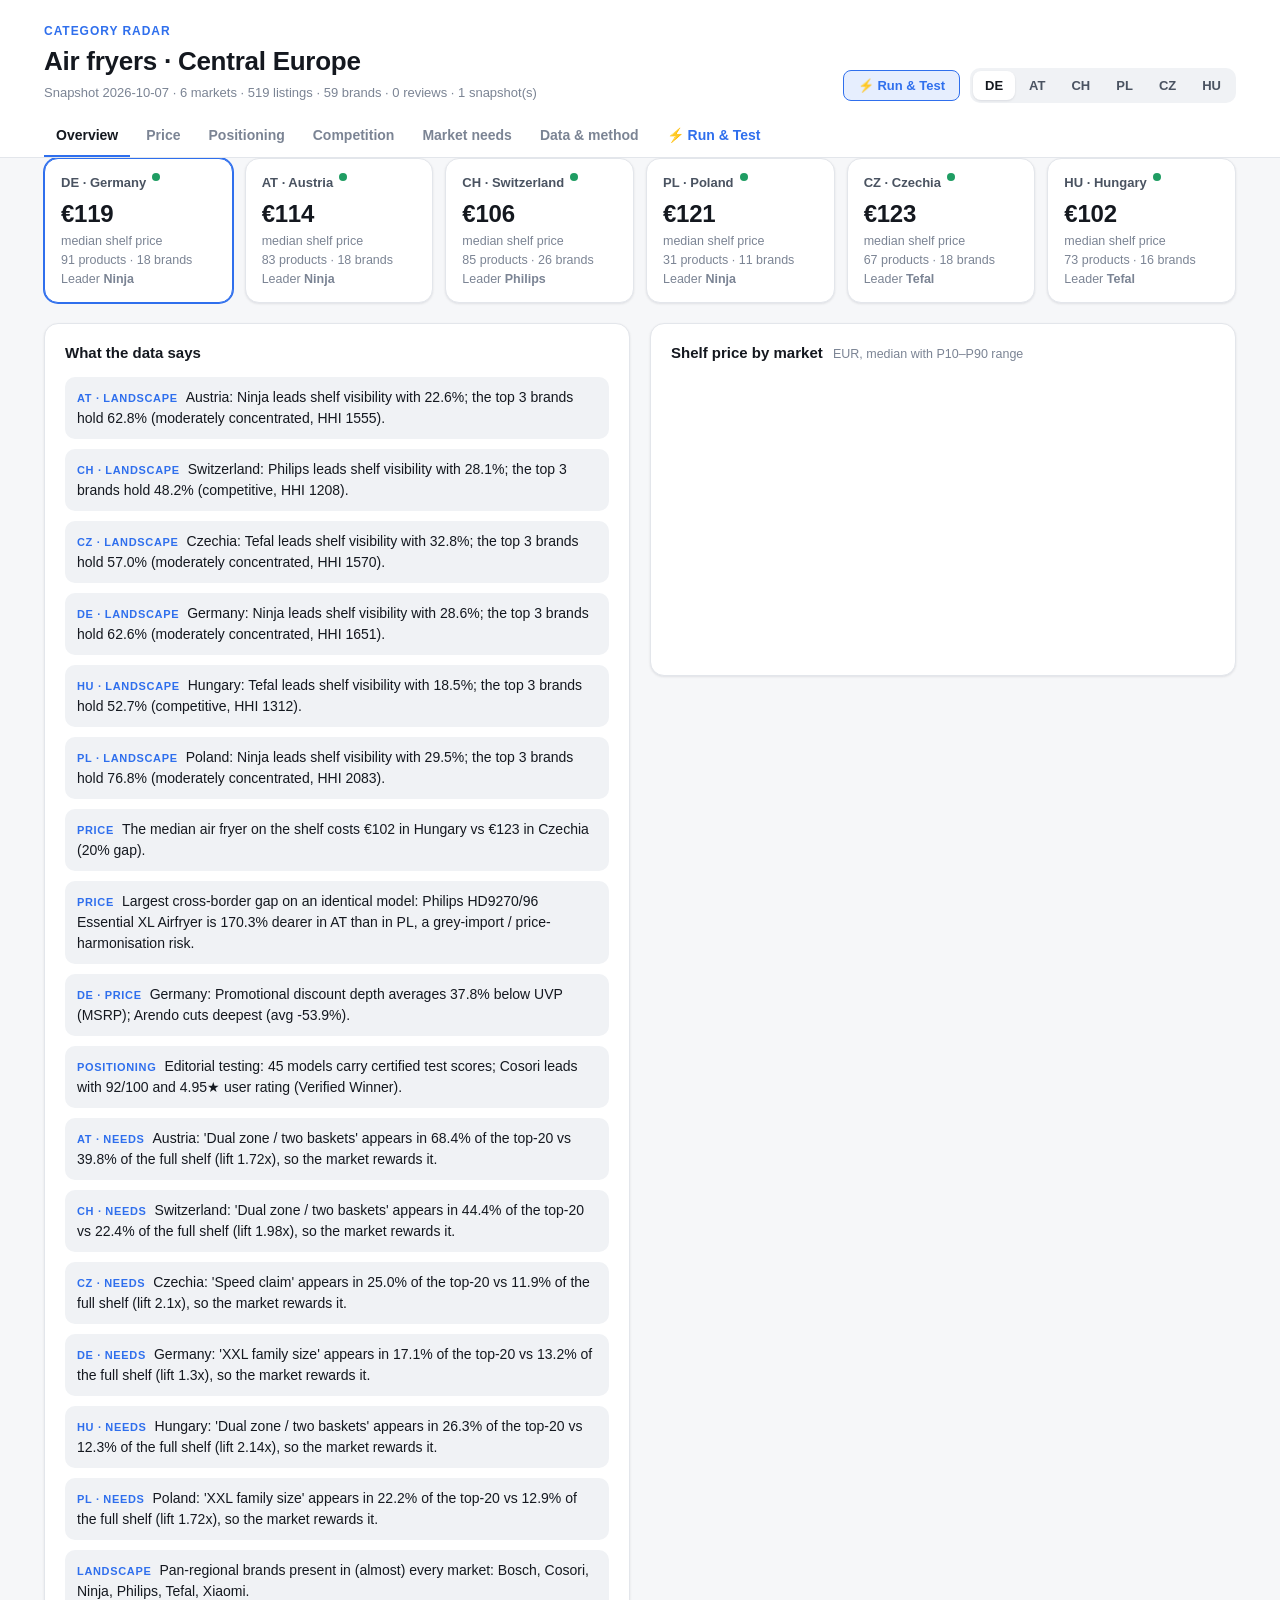
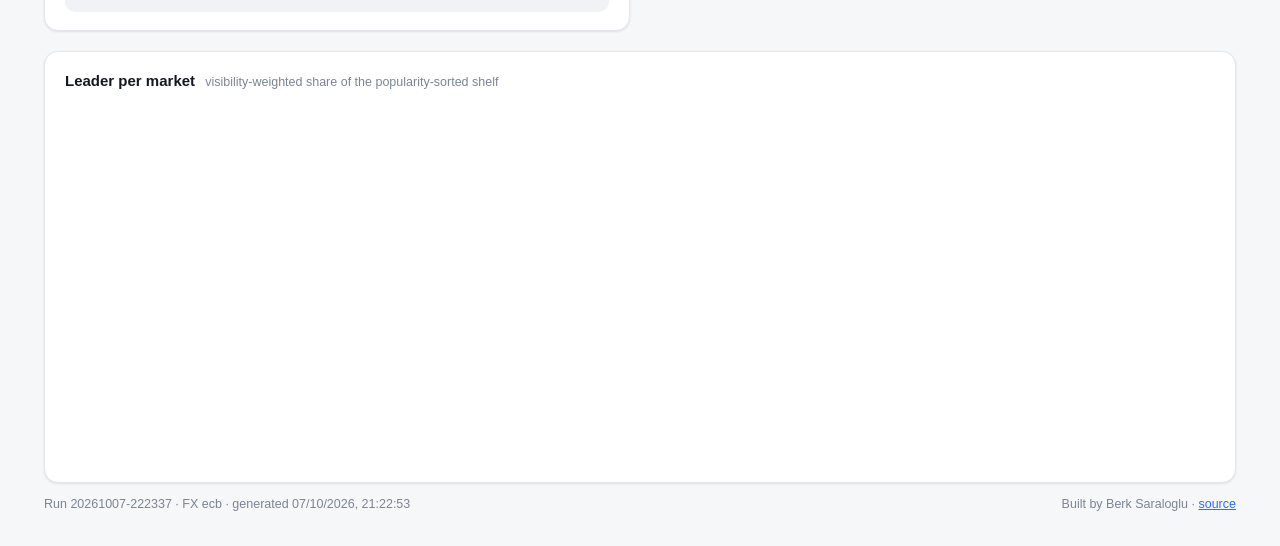
<file: site/index.html>
<!doctype html>
<html lang="en">
<head>
  <meta charset="utf-8">
  <meta name="viewport" content="width=device-width, initial-scale=1">
  <title>Category Radar · Air fryers in Central Europe</title>
  <meta name="description" content="Price, positioning, competitive landscape and market needs for air fryers across DE, AT, CH, PL, CZ and HU, built from public shelf data.">
  <link rel="icon" href="data:image/svg+xml,%3Csvg xmlns='http://www.w3.org/2000/svg' viewBox='0 0 32 32'%3E%3Ccircle cx='16' cy='16' r='14' fill='none' stroke='%232f6fed' stroke-width='3'/%3E%3Ccircle cx='16' cy='16' r='7' fill='none' stroke='%232f6fed' stroke-width='3'/%3E%3Cpath d='M16 16 L27 7' stroke='%232f6fed' stroke-width='3'/%3E%3C/svg%3E">
  <link rel="stylesheet" href="styles.css">
</head>
<body>
  <div id="sample-banner" class="banner" hidden>Synthetic sample data for layout preview only. Run <code>radar run</code> to load real market data.</div>

  <header class="top">
    <div class="wrap">
      <div class="title-row">
        <div>
          <p class="eyebrow">Category Radar</p>
          <h1 id="title">Air fryers · Central Europe</h1>
          <p class="sub" id="subtitle">Loading…</p>
        </div>
        <div class="market-picker-wrap">
          <button id="btn-quick-ops" class="btn-ops-quick" title="Open Run & Test operations console">⚡ Run &amp; Test</button>
          <div class="market-picker" role="radiogroup" aria-label="Market" id="market-picker"></div>
        </div>
      </div>
      <nav class="tabs" role="tablist" id="tabs">
        <button role="tab" data-tab="overview" aria-selected="true">Overview</button>
        <button role="tab" data-tab="price">Price</button>
        <button role="tab" data-tab="positioning">Positioning</button>
        <button role="tab" data-tab="landscape">Competition</button>
        <button role="tab" data-tab="needs">Market needs</button>
        <button role="tab" data-tab="data">Data &amp; method</button>
        <button role="tab" data-tab="ops" class="tab-ops">⚡ Run &amp; Test</button>
      </nav>
    </div>
  </header>

  <main class="wrap">
    <!-- OVERVIEW -->
    <section data-panel="overview">
      <div class="kpis" id="kpis"></div>
      <div class="grid two">
        <article class="card">
          <h2>What the data says</h2>
          <ul class="insights" id="insights"></ul>
        </article>
        <article class="card">
          <h2>Shelf price by market <span class="hint">EUR, median with P10–P90 range</span></h2>
          <div class="chart"><canvas id="c-market-price"></canvas></div>
        </article>
      </div>
      <article class="card">
        <h2>Leader per market <span class="hint">visibility-weighted share of the popularity-sorted shelf</span></h2>
        <div class="chart tall"><canvas id="c-leaders"></canvas></div>
      </article>
    </section>

    <!-- PRICE -->
    <section data-panel="price" hidden>
      <div class="grid two">
        <article class="card">
          <h2>Price distribution · <span class="mk"></span> <span class="hint">EUR, number of products</span></h2>
          <div class="chart"><canvas id="c-hist"></canvas></div>
        </article>
        <article class="card">
          <h2>Price trend <span class="hint">median of the top 20, EUR</span></h2>
          <div class="chart"><canvas id="c-trend"></canvas></div>
          <p class="note" id="trend-note"></p>
        </article>
      </div>
      <article class="card">
        <h2>Brand price index <span class="hint">brand median ÷ market median × 100; 100 = market median</span></h2>
        <div class="table-wrap"><table class="heat" id="t-index"></table></div>
      </article>
      <div class="grid two">
        <article class="card">
          <h2>Promotional intensity &amp; UVP erosion · <span class="mk"></span> <span class="hint">average discount depth below MSRP</span></h2>
          <div class="chart tall"><canvas id="c-promos"></canvas></div>
          <p class="note" id="promo-note"></p>
        </article>
        <article class="card">
          <h2>Deepest retail cuts &amp; promo deals · <span class="mk"></span> <span class="hint">shelf price vs. UVP</span></h2>
          <div class="table-wrap scroll"><table id="t-promos"></table></div>
        </article>
      </div>
      <article class="card">
        <h2>Same model, different price <span class="hint">identical models in 3+ markets, EUR at ECB rates</span></h2>
        <div class="table-wrap"><table id="t-cross"></table></div>
      </article>
      <div class="grid two">
        <article class="card">
          <h2>Price ladder · <span class="mk"></span></h2>
          <div class="table-wrap scroll"><table id="t-ladder"></table></div>
        </article>
        <article class="card">
          <h2>Price movers <span class="hint">±5% or more since the previous snapshot</span></h2>
          <div class="table-wrap scroll"><table id="t-movers"></table></div>
        </article>
      </div>
    </section>

    <!-- POSITIONING -->
    <section data-panel="positioning" hidden>
      <article class="card">
        <div class="card-head">
          <h2>Brand positioning map · <span class="mk"></span> <span class="hint">bubble size = shelf visibility</span></h2>
          <label class="select">Y axis
            <select id="y-metric">
              <option value="avg_rating">Average user rating</option>
              <option value="claims_per_product">Claims per product (feature richness)</option>
              <option value="median_capacity_l">Median capacity (litres)</option>
              <option value="dual_zone_share">Dual-zone share (%)</option>
            </select>
          </label>
        </div>
        <div class="chart xl"><canvas id="c-map"></canvas></div>
        <p class="note">X axis: price index (100 = market median). Top-right is premium and well rated. Bottom-right is premium priced without the proof to back it.</p>
      </article>
      <article class="card">
        <div class="card-head">
          <h2>Editorial test scores vs. consumer satisfaction <span class="hint">Stiftung Warentest &amp; Testberichte grades vs. user star ratings</span></h2>
          <div class="legend-pills">
            <span class="pill win">Verified Winners (&ge; 75 &amp; &ge; 4.2★)</span>
            <span class="pill darl">Consumer Darlings (&lt; 75 &amp; &ge; 4.2★)</span>
            <span class="pill gem">Lab Winners / Hidden Gems (&ge; 75 &amp; &lt; 4.2★)</span>
            <span class="pill under">Underperformers (&lt; 75 &amp; &lt; 4.2★)</span>
          </div>
        </div>
        <div class="chart xl"><canvas id="c-editorial"></canvas></div>
        <p class="note">4-Quadrant matrix: Certified lab testing score (0–100) vs. customer stars (1.0–5.0). Bubble size reflects review volume.</p>
      </article>
      <article class="card">
        <h2>Certified editorial test models <span class="hint">Stiftung Warentest / Testberichte meta-scores and market pricing</span></h2>
        <div class="table-wrap scroll"><table id="t-editorial"></table></div>
      </article>
      <div class="grid two">
        <article class="card">
          <h2>Claim ownership · <span class="mk"></span> <span class="hint">% of each brand's range carrying the claim</span></h2>
          <div class="table-wrap"><table class="heat" id="t-claims"></table></div>
        </article>
        <article class="card">
          <h2>Tier mix · <span class="mk"></span> <span class="hint">products per price tier</span></h2>
          <div class="chart tall"><canvas id="c-tiers"></canvas></div>
        </article>
      </div>
    </section>

    <!-- LANDSCAPE -->
    <section data-panel="landscape" hidden>
      <article class="card">
        <h2>Share of shelf vs share of voice · <span class="mk"></span> <span class="hint">visibility share vs share of all user ratings</span></h2>
        <div class="chart tall"><canvas id="c-shares"></canvas></div>
      </article>
      <div class="grid two">
        <article class="card">
          <h2>Concentration by market <span class="hint">HHI on visibility share; above 2,500 is highly concentrated</span></h2>
          <div class="chart"><canvas id="c-hhi"></canvas></div>
        </article>
        <article class="card">
          <h2>Brand footprint <span class="hint">pan-regional players vs local champions</span></h2>
          <div class="table-wrap scroll"><table class="matrix" id="t-footprint"></table></div>
        </article>
      </div>
      <article class="card">
        <h2>Omnichannel channel comparison <span class="hint">Price comparison engines vs. direct retailers (MediaMarkt, Otto, Alza)</span></h2>
        <div class="table-wrap"><table id="t-omnichannel"></table></div>
      </article>
      <article class="card">
        <h2>Brand scorecard · <span class="mk"></span></h2>
        <div class="table-wrap"><table id="t-brands"></table></div>
      </article>
    </section>

    <!-- NEEDS -->
    <section data-panel="needs" hidden>
      <div class="grid two">
        <article class="card">
          <h2>What the shelf rewards · <span class="mk"></span> <span class="hint">share of top-20 vs whole shelf</span></h2>
          <div class="chart tall"><canvas id="c-lift"></canvas></div>
          <p class="note">Lift above 1.0x means the feature is over-represented among the best sellers (revealed preference).</p>
        </article>
        <article class="card">
          <h2>What buyers talk about · <span class="mk"></span> <span class="hint">% of reviews mentioning each need</span></h2>
          <div class="chart tall"><canvas id="c-salience"></canvas></div>
          <p class="note" id="salience-note"></p>
        </article>
      </div>
      <div class="grid two">
        <article class="card">
          <h2>Capacity sweet spot</h2>
          <div class="table-wrap"><table id="t-capacity"></table></div>
        </article>
        <article class="card">
          <h2>Hard demand signals <span class="hint">units bought in the last 90 days (Ceneo)</span></h2>
          <div class="table-wrap scroll"><table id="t-demand"></table></div>
        </article>
      </div>
    </section>

    <!-- DATA -->
    <section data-panel="data" hidden>
      <article class="card">
        <h2>Channels in this snapshot</h2>
        <div class="table-wrap"><table id="t-channels"></table></div>
      </article>
      <article class="card">
        <h2>Method</h2>
        <dl class="method">
          <dt>Shelf</dt><dd>Each market's dominant price-comparison engine (or its leading retailer), category page sorted by popularity. List position is treated as popularity rank.</dd>
          <dt>Visibility share</dt><dd>Brand share of the shelf, weighted 1/log₂(rank+1): rank 1 counts 1.0, rank 3 counts 0.5, rank 15 counts 0.25.</dd>
          <dt>Share of voice</dt><dd>Brand share of all user ratings on the shelf, a proxy for installed base and historic sales.</dd>
          <dt>Price index</dt><dd>Brand median price ÷ market median price × 100, using the lowest offer price per product and ECB reference rates.</dd>
          <dt>Price tiers</dt><dd>Percentiles within each market: Entry ≤ P25 &lt; Mainstream ≤ P60 &lt; Premium ≤ P90 &lt; Super-premium.</dd>
          <dt>Claims</dt><dd>Multilingual (DE/PL/CS/HU) regex taxonomy run over titles, spec lines and retailer copy. Defined in the category YAML.</dd>
          <dt>Feature lift</dt><dd>Share of top-20 products carrying a claim ÷ share of all products carrying it.</dd>
          <dt>Market needs</dt><dd>Review texts from the top products' structured data (schema.org), tagged with a multilingual needs lexicon. Salience = % of reviews mentioning the need.</dd>
          <dt>Ethics</dt><dd>Public pages only, robots.txt respected, ≥4 s between requests per host, no logins, no CAPTCHA or bot-wall circumvention. Blocked channels are reported, not forced.</dd>
        </dl>
      </article>
      <article class="card">
        <div class="card-head">
          <h2>All listings · <span class="mk"></span></h2>
          <input type="search" id="q" placeholder="Filter by brand or model…" aria-label="Filter listings">
        </div>
        <div class="table-wrap scroll tall"><table id="t-listings"></table></div>
      </article>
    </section>

    <!-- OPERATIONS & HELP CONSOLE -->
    <section data-panel="ops" hidden>
      <!-- Hero Banner -->
      <article class="card ops-hero-card">
        <div class="ops-hero-content">
          <div>
            <span class="badge ops-pill">⚡ Local Operations &amp; Diagnostics</span>
            <h2 class="ops-title">Category Radar Control &amp; Testing Console</h2>
            <p class="ops-desc">
              Execute, test, and monitor all Category Radar capabilities directly on your Mac. Run live scrapes, inspect channel parsers, launch REST API services, monitor health probes, and generate executive briefings.
            </p>
          </div>
          <div class="ops-env-badges">
            <div class="env-item"><span class="env-label">CLI Binary</span><code>.venv/bin/radar</code></div>
            <div class="env-item"><span class="env-label">Python Runtime</span><code>3.13 (.venv)</code></div>
            <div class="env-item"><span class="env-label">Primary Store</span><code>data/radar.sqlite</code></div>
            <div class="env-item"><span class="env-label">Configuration</span><code>config/airfryer.yaml</code></div>
          </div>
        </div>
      </article>

      <!-- Live Service Diagnostics & Dynamic Command Builder -->
      <div class="grid two">
        <article class="card">
          <div class="card-head">
            <h2>Live Service Diagnostics <span class="hint">real-time probe interrogator</span></h2>
            <span id="probe-status-badge" class="badge">Idle</span>
          </div>
          <p class="note" style="margin-top:0; margin-bottom:14px;">Interrogate local daemons directly from this browser session to verify API or health monitoring status.</p>
          <div class="probe-actions">
            <button id="btn-probe-health" class="btn-action">🩺 Ping Health Probe (:8765 or /health)</button>
            <button id="btn-probe-api" class="btn-action">🌐 Ping REST API (/api/v1)</button>
            <button id="btn-probe-ready" class="btn-action">🛡️ Check Readiness Probe</button>
            <button id="btn-probe-alerts" class="btn-action">🚨 Fetch GTM Alerts</button>
            <button id="btn-probe-battlecard" class="btn-action">🎯 Fetch Sample Battlecard</button>
          </div>
          <div id="probe-output-wrap" class="probe-output-wrap" hidden>
            <div class="probe-output-head">
              <span id="probe-endpoint-label">Probe Output</span>
              <button id="btn-clear-probe" class="btn-text">Clear</button>
            </div>
            <pre id="probe-output-pre"><code>{}</code></pre>
          </div>
        </article>

        <!-- Dynamic Command Generator -->
        <article class="card">
          <div class="card-head">
            <h2>Command Builder <span class="hint">configure &amp; copy custom radar CLI commands</span></h2>
          </div>
          <div class="builder-form">
            <div class="builder-row">
              <label class="select">Action
                <select id="builder-action">
                  <option value="doctor">radar doctor (Verify scrapers &amp; channels)</option>
                  <option value="run">radar run (Collect shelf data &amp; analyze)</option>
                  <option value="battlecard">radar battlecard (Generate commercial sales battlecard)</option>
                  <option value="alert">radar alert (Autonomous GTM early warnings &amp; webhooks)</option>
                  <option value="jbp">radar jbp (Retailer assortment gap analysis)</option>
                  <option value="report">radar report (Generate executive brief)</option>
                  <option value="api">radar api (Start FastAPI REST service)</option>
                  <option value="health">radar health (Start monitoring daemon)</option>
                  <option value="serve">radar serve (Start dashboard web server)</option>
                  <option value="export">radar export (Rebuild JSON &amp; CSVs)</option>
                  <option value="categories">radar categories (List category profiles)</option>
                  <option value="migrate">radar migrate (Run Alembic migrations)</option>
                  <option value="mkdocs">mkdocs serve (Serve documentation site)</option>
                  <option value="pytest">pytest (Run test suite &amp; coverage)</option>
                </select>
              </label>
            </div>
            <div class="builder-row grid-sub" id="builder-options-row">
              <label class="select" id="builder-channel-wrap">Channel
                <select id="builder-channel">
                  <option value="">All channels (8 CE channels)</option>
                  <option value="geizhals_de">geizhals_de (DE · Geizhals)</option>
                  <option value="otto_de">otto_de (DE · Otto)</option>
                  <option value="mediamarkt_de">mediamarkt_de (DE · MediaMarkt)</option>
                  <option value="geizhals_at">geizhals_at (AT · Geizhals)</option>
                  <option value="toppreise_ch">toppreise_ch (CH · Toppreise)</option>
                  <option value="ceneo_pl">ceneo_pl (PL · Ceneo)</option>
                  <option value="alza_cz">alza_cz (CZ · Alza)</option>
                  <option value="arukereso_hu">arukereso_hu (HU · Árukereső)</option>
                </select>
              </label>
              <div class="builder-flags" id="builder-flags">
                <label class="checkbox-label" id="lbl-flag-async"><input type="checkbox" id="chk-async" checked> <code>--async</code> (concurrent)</label>
                <label class="checkbox-label" id="lbl-flag-verbose"><input type="checkbox" id="chk-verbose"> <code>-v</code> (verbose)</label>
                <label class="checkbox-label" id="lbl-flag-noreviews"><input type="checkbox" id="chk-noreviews"> <code>--no-reviews</code></label>
              </div>
            </div>
            <div class="cmd-display-box">
              <code id="builder-cmd-text">radar run --async</code>
              <button class="btn-copy" id="btn-builder-copy" title="Copy to clipboard">📋 Copy</button>
            </div>
            <p class="note" id="builder-note">Concurrent scrape across all configured channels via httpx.</p>
          </div>
        </article>
      </div>

      <!-- Playbook Guides (8 Cards) -->
      <article class="card">
        <h2>Operations &amp; Testing Playbooks <span class="hint">1-click copyable workflows for your terminal</span></h2>
        <div class="playbooks-grid">

          <div class="playbook-item">
            <div class="playbook-head">
              <span class="playbook-icon">🩺</span>
              <div>
                <h3>Channel Health &amp; Diagnostics</h3>
                <p>Verify live network scrapers, anti-bot detection, and HTML selectors without updating the database.</p>
              </div>
            </div>
            <div class="code-box">
              <code>radar doctor --channels geizhals_de</code>
              <button class="btn-copy" data-copy="radar doctor --channels geizhals_de">📋 Copy</button>
            </div>
            <div class="code-box" style="margin-top:6px;">
              <code>radar doctor</code>
              <button class="btn-copy" data-copy="radar doctor">📋 Copy</button>
            </div>
            <p class="hint-small">Doctor fetches page 1 and verifies products, pricing, and currency parsing.</p>
          </div>

          <div class="playbook-item">
            <div class="playbook-head">
              <span class="playbook-icon">🚀</span>
              <div>
                <h3>Data Ingestion &amp; Scraping</h3>
                <p>Collect live listings across Central Europe, run price &amp; claim analytics, and update the database.</p>
              </div>
            </div>
            <div class="code-box">
              <code>radar run --async</code>
              <button class="btn-copy" data-copy="radar run --async">📋 Copy</button>
            </div>
            <div class="code-box" style="margin-top:6px;">
              <code>radar run --channels geizhals_de --no-reviews</code>
              <button class="btn-copy" data-copy="radar run --channels geizhals_de --no-reviews">📋 Copy</button>
            </div>
            <p class="hint-small">Use <code>--async</code> for concurrent fetching or specify single channels for quick tests.</p>
          </div>

          <div class="playbook-item">
            <div class="playbook-head">
              <span class="playbook-icon">📊</span>
              <div>
                <h3>Executive Intelligence Briefing</h3>
                <p>Generate a C-level category report in terminal Markdown and printable standalone HTML.</p>
              </div>
            </div>
            <div class="code-box">
              <code>radar report</code>
              <button class="btn-copy" data-copy="radar report">📋 Copy</button>
            </div>
            <div class="playbook-links">
              <a href="data/executive_brief.html" target="_blank" class="btn-link">📄 Open Latest HTML Dossier ↗</a>
            </div>
            <p class="hint-small">Outputs to <code>data/exports/executive_brief_&lt;date&gt;.html</code> with full pricing and competitor breakdown.</p>
          </div>

          <div class="playbook-item">
            <div class="playbook-head">
              <span class="playbook-icon">🌐</span>
              <div>
                <h3>FastAPI REST Service</h3>
                <p>Launch the high-performance REST API with interactive Swagger / OpenAPI documentation.</p>
              </div>
            </div>
            <div class="code-box">
              <code>radar api --port 8000</code>
              <button class="btn-copy" data-copy="radar api --port 8000">📋 Copy</button>
            </div>
            <div class="playbook-links">
              <a href="/docs" target="_blank" class="btn-link">🚀 Open Swagger UI Docs ↗</a>
              <a href="/api/v1/listings?limit=10" target="_blank" class="btn-link">View Sample API JSON ↗</a>
            </div>
            <p class="hint-small">Endpoints for listings, price indices, market landscapes, and brand scorecards.</p>
          </div>

          <div class="playbook-item">
            <div class="playbook-head">
              <span class="playbook-icon">🛡️</span>
              <div>
                <h3>Health Daemon &amp; Probes</h3>
                <p>Run standalone health daemon for 24/7 uptime monitoring and Kubernetes-style readiness checks.</p>
              </div>
            </div>
            <div class="code-box">
              <code>radar health --port 8765</code>
              <button class="btn-copy" data-copy="radar health --port 8765">📋 Copy</button>
            </div>
            <div class="code-box" style="margin-top:6px;">
              <code>curl -s http://127.0.0.1:8765/health | jq .</code>
              <button class="btn-copy" data-copy="curl -s http://127.0.0.1:8765/health | jq .">📋 Copy</button>
            </div>
            <p class="hint-small">Monitors SQLite database size, last run completion status, and free disk capacity.</p>
          </div>

          <div class="playbook-item">
            <div class="playbook-head">
              <span class="playbook-icon">🖥️</span>
              <div>
                <h3>Interactive Web Dashboard</h3>
                <p>Run the local static dashboard HTTP server or export portable data bundles.</p>
              </div>
            </div>
            <div class="code-box">
              <code>radar serve --port 8000</code>
              <button class="btn-copy" data-copy="radar serve --port 8000">📋 Copy</button>
            </div>
            <div class="code-box" style="margin-top:6px;">
              <code>radar export</code>
              <button class="btn-copy" data-copy="radar export">📋 Copy</button>
            </div>
            <p class="hint-small">Auto-opens <code>http://127.0.0.1:8000</code> with real-time Chart.js visualisations.</p>
          </div>

          <div class="playbook-item">
            <div class="playbook-head">
              <span class="playbook-icon">📚</span>
              <div>
                <h3>MkDocs Documentation Site</h3>
                <p>Browse 13 comprehensive architecture guides, runbooks, schemas, and ADRs.</p>
              </div>
            </div>
            <div class="code-box">
              <code>mkdocs serve</code>
              <button class="btn-copy" data-copy="mkdocs serve">📋 Copy</button>
            </div>
            <div class="code-box" style="margin-top:6px;">
              <code>mkdocs build</code>
              <button class="btn-copy" data-copy="mkdocs build">📋 Copy</button>
            </div>
            <p class="hint-small">Builds static site to <code>site_docs/</code> avoiding collision with the web dashboard.</p>
          </div>

          <div class="playbook-item">
            <div class="playbook-head">
              <span class="playbook-icon">🧪</span>
              <div>
                <h3>Test Suite &amp; Quality Checks</h3>
                <p>Run unit, integration, and coverage test verification (enforcing &ge;60% coverage threshold).</p>
              </div>
            </div>
            <div class="code-box">
              <code>pytest</code>
              <button class="btn-copy" data-copy="pytest">📋 Copy</button>
            </div>
            <div class="code-box" style="margin-top:6px;">
              <code>pytest --cov=category_radar --cov-report=term-missing</code>
              <button class="btn-copy" data-copy="pytest --cov=category_radar --cov-report=term-missing">📋 Copy</button>
            </div>
            <p class="hint-small">56 automated tests verifying adapters, resilience, database, and analytics.</p>
          </div>

        </div>
      </article>

      <!-- Direct Data Downloads & Exports -->
      <article class="card">
        <h2>Data Artifacts &amp; Direct Downloads <span class="hint">portable exports from the latest market snapshot</span></h2>
        <div class="exports-grid">
          <a href="data/radar.json" download class="export-chip">
            <span class="chip-icon">📊</span>
            <div>
              <strong>radar.json</strong>
              <span>Full dashboard bundle (insights + listings)</span>
            </div>
          </a>
          <a href="data/executive_brief.html" target="_blank" class="export-chip">
            <span class="chip-icon">📄</span>
            <div>
              <strong>executive_brief.html</strong>
              <span>Standalone printable executive dossier</span>
            </div>
          </a>
          <a href="data/listings.csv" download class="export-chip">
            <span class="chip-icon">📑</span>
            <div>
              <strong>listings.csv</strong>
              <span>All normalized shelf listings with claims</span>
            </div>
          </a>
          <a href="data/brands.csv" download class="export-chip">
            <span class="chip-icon">🏷️</span>
            <div>
              <strong>brands.csv</strong>
              <span>Brand scorecards &amp; price index matrix</span>
            </div>
          </a>
        </div>
      </article>
    </section>
  </main>

  <footer class="wrap foot">
    <span id="foot-meta"></span>
    <span>Built by Berk Saraloglu · <a href="https://github.com/saralogy/category-radar">source</a></span>
  </footer>

  <script src="vendor/chart.umd.min.js"></script>
  <script src="app.js"></script>
</body>
</html>
</file>
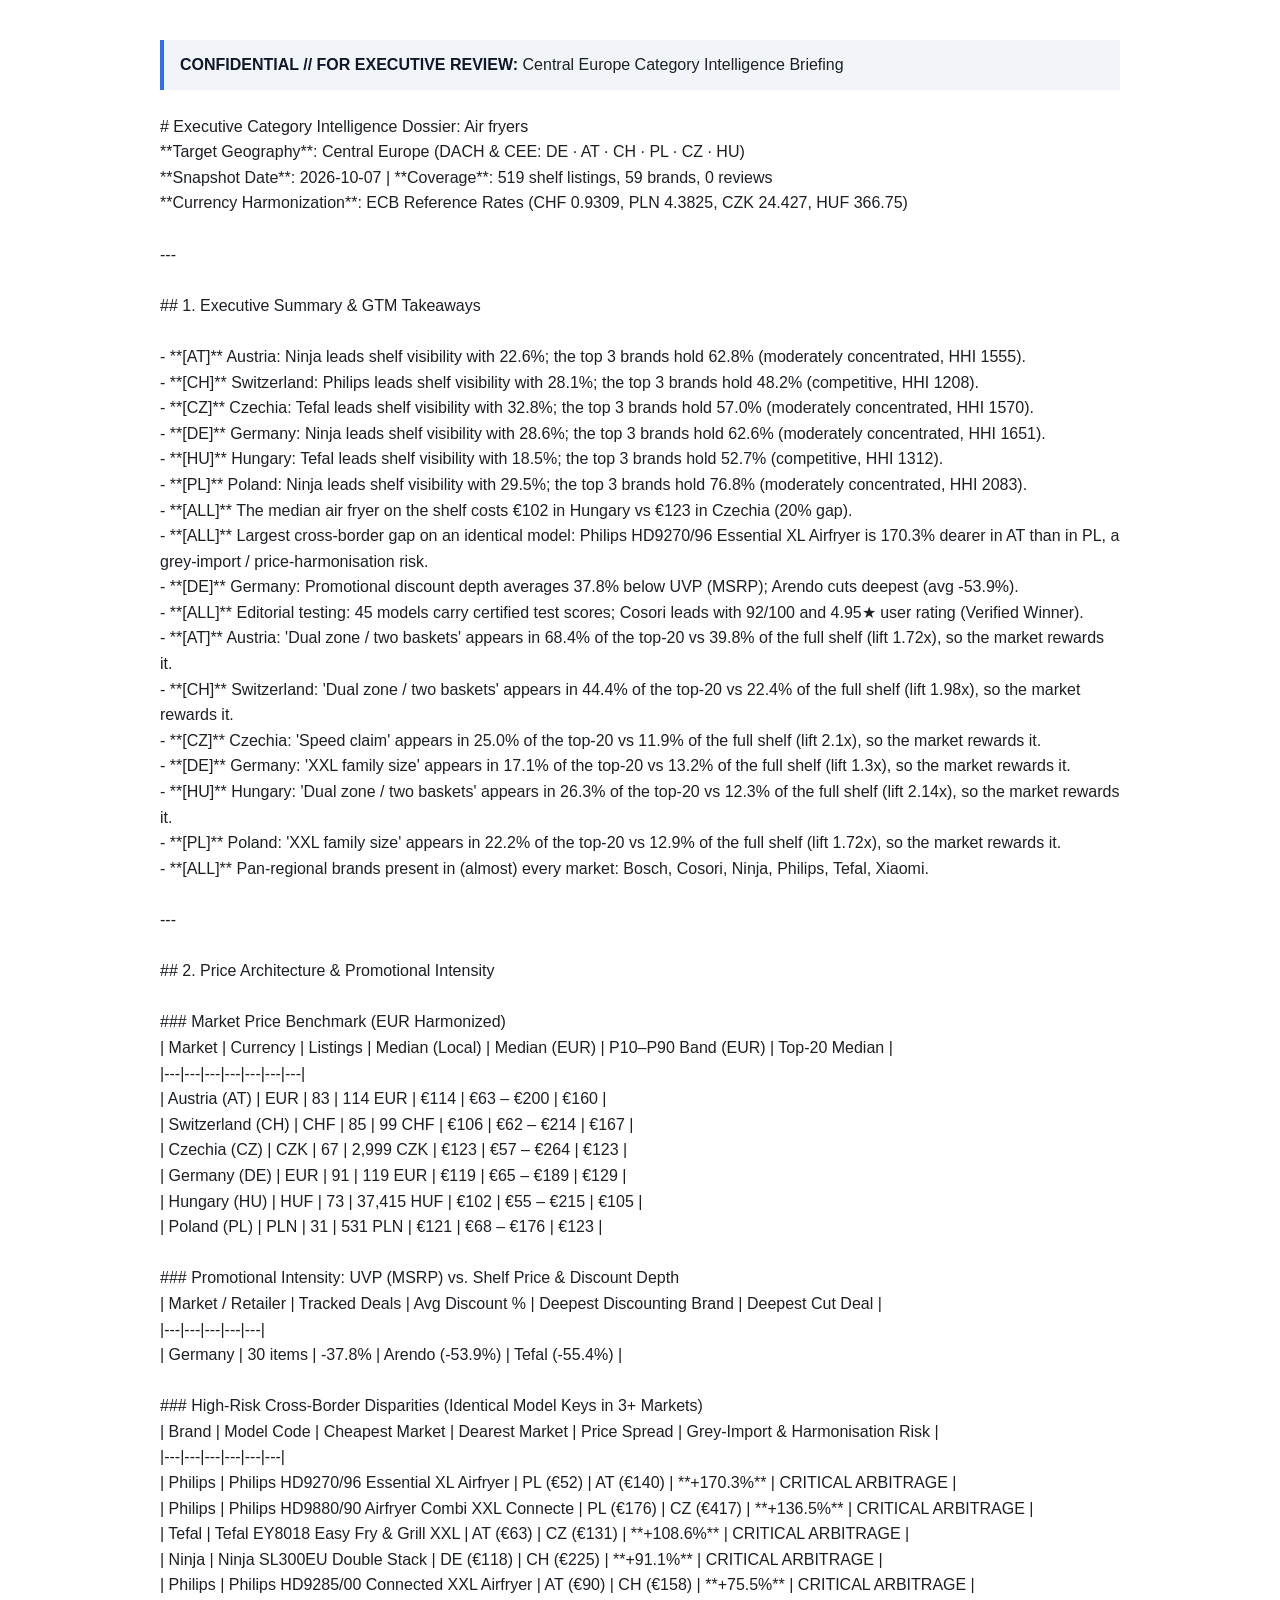
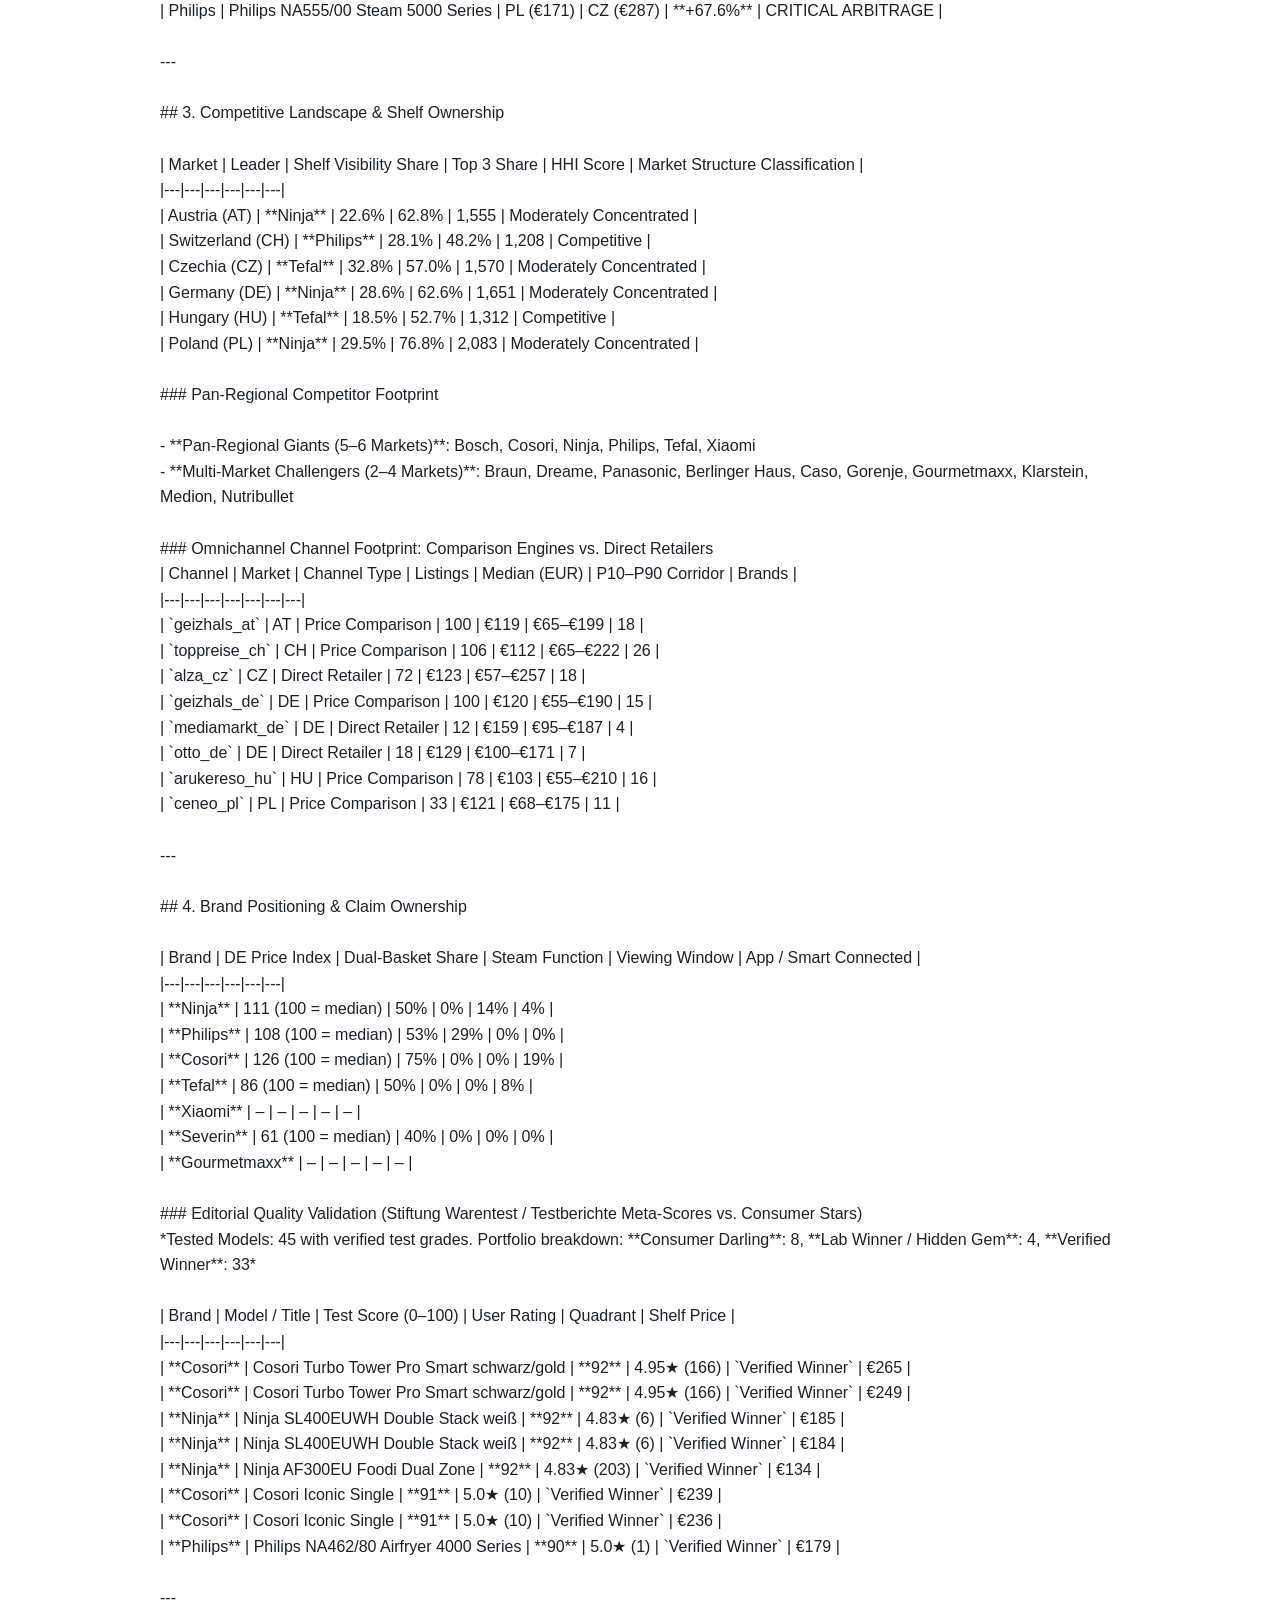
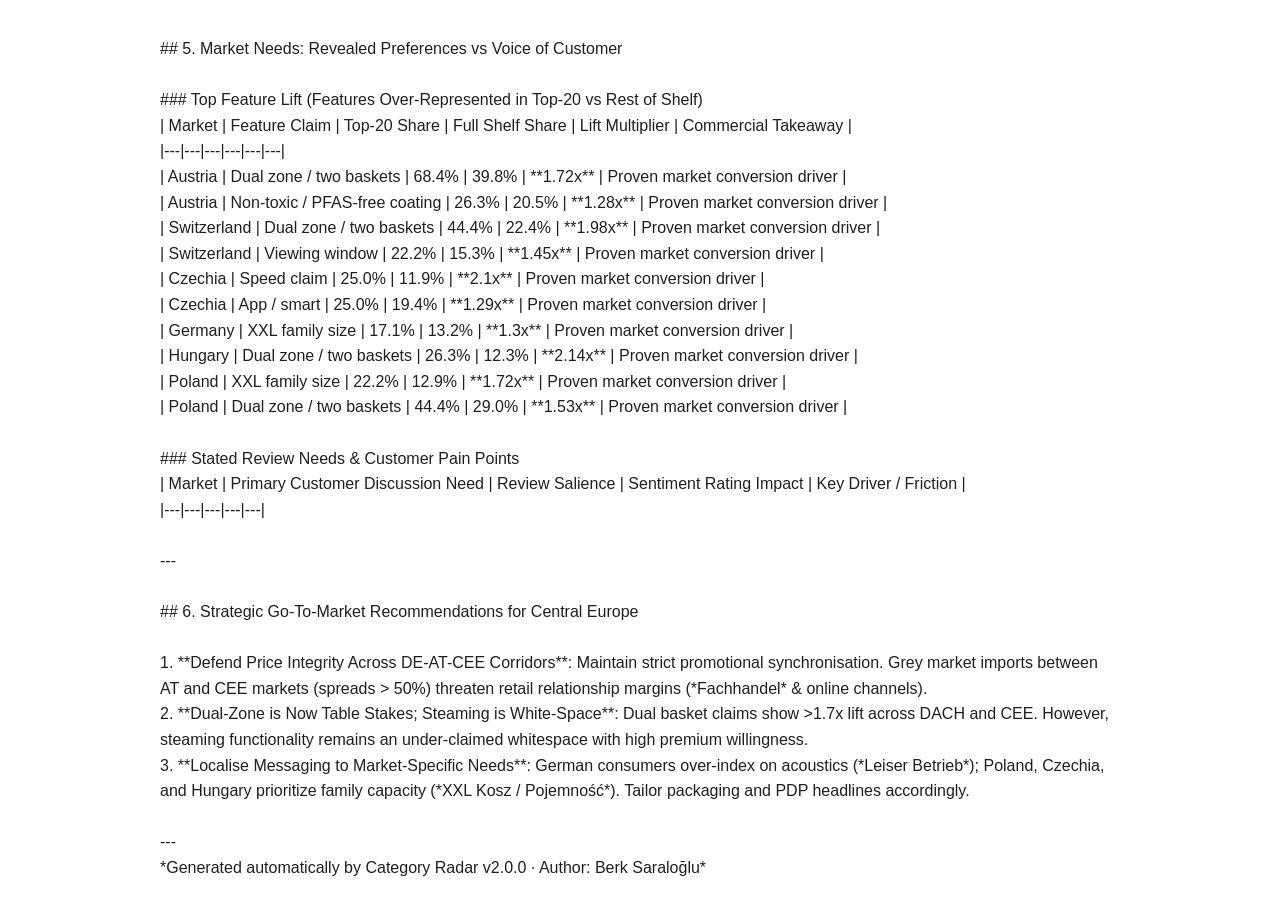
<file: site/data/executive_brief.html>
<!doctype html>
<html lang="en">
<head>
  <meta charset="utf-8">
  <title>Executive Category Dossier · Air fryers</title>
  <style>
    body { font-family: -apple-system, BlinkMacSystemFont, "Segoe UI", Roboto, Helvetica, Arial, sans-serif; line-height: 1.6; max-width: 960px; margin: 40px auto; padding: 0 24px; color: #1c2024; background: #fff; }
    h1 { color: #0f172a; border-bottom: 2px solid #2f6fed; padding-bottom: 8px; }
    h2 { color: #1e293b; margin-top: 32px; border-bottom: 1px solid #e2e8f0; padding-bottom: 6px; }
    h3 { color: #334155; margin-top: 24px; }
    table { width: 100%; border-collapse: collapse; margin: 16px 0; font-size: 14px; }
    th, td { border: 1px solid #cbd5e1; padding: 8px 12px; text-align: left; }
    th { background: #f8fafc; font-weight: 600; color: #334155; }
    tr:nth-child(even) { background: #f8fafc; }
    strong { color: #0f172a; }
    hr { border: 0; border-top: 1px solid #e2e8f0; margin: 24px 0; }
    code { background: #f1f5f9; padding: 2px 6px; border-radius: 4px; font-size: 13px; }
    @media print { body { max-width: 100%; margin: 0; padding: 12mm; } }
  </style>
</head>
<body>
<div style="background:#f1f5f9;border-left:4px solid #2f6fed;padding:12px 16px;margin-bottom:24px;">
  <strong>CONFIDENTIAL // FOR EXECUTIVE REVIEW:</strong> Central Europe Category Intelligence Briefing
</div>
<pre style="white-space: pre-wrap; font-family: inherit;"># Executive Category Intelligence Dossier: Air fryers
**Target Geography**: Central Europe (DACH & CEE: DE · AT · CH · PL · CZ · HU)
**Snapshot Date**: 2026-10-07 | **Coverage**: 519 shelf listings, 59 brands, 0 reviews
**Currency Harmonization**: ECB Reference Rates (CHF 0.9309, PLN 4.3825, CZK 24.427, HUF 366.75)

---

## 1. Executive Summary & GTM Takeaways

- **[AT]** Austria: Ninja leads shelf visibility with 22.6%; the top 3 brands hold 62.8% (moderately concentrated, HHI 1555).
- **[CH]** Switzerland: Philips leads shelf visibility with 28.1%; the top 3 brands hold 48.2% (competitive, HHI 1208).
- **[CZ]** Czechia: Tefal leads shelf visibility with 32.8%; the top 3 brands hold 57.0% (moderately concentrated, HHI 1570).
- **[DE]** Germany: Ninja leads shelf visibility with 28.6%; the top 3 brands hold 62.6% (moderately concentrated, HHI 1651).
- **[HU]** Hungary: Tefal leads shelf visibility with 18.5%; the top 3 brands hold 52.7% (competitive, HHI 1312).
- **[PL]** Poland: Ninja leads shelf visibility with 29.5%; the top 3 brands hold 76.8% (moderately concentrated, HHI 2083).
- **[ALL]** The median air fryer on the shelf costs €102 in Hungary vs €123 in Czechia (20% gap).
- **[ALL]** Largest cross-border gap on an identical model: Philips HD9270/96 Essential XL Airfryer is 170.3% dearer in AT than in PL, a grey-import / price-harmonisation risk.
- **[DE]** Germany: Promotional discount depth averages 37.8% below UVP (MSRP); Arendo cuts deepest (avg -53.9%).
- **[ALL]** Editorial testing: 45 models carry certified test scores; Cosori leads with 92/100 and 4.95★ user rating (Verified Winner).
- **[AT]** Austria: 'Dual zone / two baskets' appears in 68.4% of the top-20 vs 39.8% of the full shelf (lift 1.72x), so the market rewards it.
- **[CH]** Switzerland: 'Dual zone / two baskets' appears in 44.4% of the top-20 vs 22.4% of the full shelf (lift 1.98x), so the market rewards it.
- **[CZ]** Czechia: 'Speed claim' appears in 25.0% of the top-20 vs 11.9% of the full shelf (lift 2.1x), so the market rewards it.
- **[DE]** Germany: 'XXL family size' appears in 17.1% of the top-20 vs 13.2% of the full shelf (lift 1.3x), so the market rewards it.
- **[HU]** Hungary: 'Dual zone / two baskets' appears in 26.3% of the top-20 vs 12.3% of the full shelf (lift 2.14x), so the market rewards it.
- **[PL]** Poland: 'XXL family size' appears in 22.2% of the top-20 vs 12.9% of the full shelf (lift 1.72x), so the market rewards it.
- **[ALL]** Pan-regional brands present in (almost) every market: Bosch, Cosori, Ninja, Philips, Tefal, Xiaomi.

---

## 2. Price Architecture & Promotional Intensity

### Market Price Benchmark (EUR Harmonized)
| Market | Currency | Listings | Median (Local) | Median (EUR) | P10–P90 Band (EUR) | Top-20 Median |
|---|---|---|---|---|---|---|
| Austria (AT) | EUR | 83 | 114 EUR | €114 | €63 – €200 | €160 |
| Switzerland (CH) | CHF | 85 | 99 CHF | €106 | €62 – €214 | €167 |
| Czechia (CZ) | CZK | 67 | 2,999 CZK | €123 | €57 – €264 | €123 |
| Germany (DE) | EUR | 91 | 119 EUR | €119 | €65 – €189 | €129 |
| Hungary (HU) | HUF | 73 | 37,415 HUF | €102 | €55 – €215 | €105 |
| Poland (PL) | PLN | 31 | 531 PLN | €121 | €68 – €176 | €123 |

### Promotional Intensity: UVP (MSRP) vs. Shelf Price & Discount Depth
| Market / Retailer | Tracked Deals | Avg Discount % | Deepest Discounting Brand | Deepest Cut Deal |
|---|---|---|---|---|
| Germany | 30 items | -37.8% | Arendo (-53.9%) | Tefal (-55.4%) |

### High-Risk Cross-Border Disparities (Identical Model Keys in 3+ Markets)
| Brand | Model Code | Cheapest Market | Dearest Market | Price Spread | Grey-Import & Harmonisation Risk |
|---|---|---|---|---|---|
| Philips | Philips HD9270/96 Essential XL Airfryer | PL (€52) | AT (€140) | **+170.3%** | CRITICAL ARBITRAGE |
| Philips | Philips HD9880/90 Airfryer Combi XXL Connecte | PL (€176) | CZ (€417) | **+136.5%** | CRITICAL ARBITRAGE |
| Tefal | Tefal EY8018 Easy Fry & Grill XXL | AT (€63) | CZ (€131) | **+108.6%** | CRITICAL ARBITRAGE |
| Ninja | Ninja SL300EU Double Stack | DE (€118) | CH (€225) | **+91.1%** | CRITICAL ARBITRAGE |
| Philips | Philips HD9285/00 Connected XXL Airfryer | AT (€90) | CH (€158) | **+75.5%** | CRITICAL ARBITRAGE |
| Philips | Philips NA555/00 Steam 5000 Series | PL (€171) | CZ (€287) | **+67.6%** | CRITICAL ARBITRAGE |

---

## 3. Competitive Landscape & Shelf Ownership

| Market | Leader | Shelf Visibility Share | Top 3 Share | HHI Score | Market Structure Classification |
|---|---|---|---|---|---|
| Austria (AT) | **Ninja** | 22.6% | 62.8% | 1,555 | Moderately Concentrated |
| Switzerland (CH) | **Philips** | 28.1% | 48.2% | 1,208 | Competitive |
| Czechia (CZ) | **Tefal** | 32.8% | 57.0% | 1,570 | Moderately Concentrated |
| Germany (DE) | **Ninja** | 28.6% | 62.6% | 1,651 | Moderately Concentrated |
| Hungary (HU) | **Tefal** | 18.5% | 52.7% | 1,312 | Competitive |
| Poland (PL) | **Ninja** | 29.5% | 76.8% | 2,083 | Moderately Concentrated |

### Pan-Regional Competitor Footprint

- **Pan-Regional Giants (5–6 Markets)**: Bosch, Cosori, Ninja, Philips, Tefal, Xiaomi
- **Multi-Market Challengers (2–4 Markets)**: Braun, Dreame, Panasonic, Berlinger Haus, Caso, Gorenje, Gourmetmaxx, Klarstein, Medion, Nutribullet

### Omnichannel Channel Footprint: Comparison Engines vs. Direct Retailers
| Channel | Market | Channel Type | Listings | Median (EUR) | P10–P90 Corridor | Brands |
|---|---|---|---|---|---|---|
| `geizhals_at` | AT | Price Comparison | 100 | €119 | €65–€199 | 18 |
| `toppreise_ch` | CH | Price Comparison | 106 | €112 | €65–€222 | 26 |
| `alza_cz` | CZ | Direct Retailer | 72 | €123 | €57–€257 | 18 |
| `geizhals_de` | DE | Price Comparison | 100 | €120 | €55–€190 | 15 |
| `mediamarkt_de` | DE | Direct Retailer | 12 | €159 | €95–€187 | 4 |
| `otto_de` | DE | Direct Retailer | 18 | €129 | €100–€171 | 7 |
| `arukereso_hu` | HU | Price Comparison | 78 | €103 | €55–€210 | 16 |
| `ceneo_pl` | PL | Price Comparison | 33 | €121 | €68–€175 | 11 |

---

## 4. Brand Positioning & Claim Ownership

| Brand | DE Price Index | Dual-Basket Share | Steam Function | Viewing Window | App / Smart Connected |
|---|---|---|---|---|---|
| **Ninja** | 111 (100 = median) | 50% | 0% | 14% | 4% |
| **Philips** | 108 (100 = median) | 53% | 29% | 0% | 0% |
| **Cosori** | 126 (100 = median) | 75% | 0% | 0% | 19% |
| **Tefal** | 86 (100 = median) | 50% | 0% | 0% | 8% |
| **Xiaomi** | – | – | – | – | – |
| **Severin** | 61 (100 = median) | 40% | 0% | 0% | 0% |
| **Gourmetmaxx** | – | – | – | – | – |

### Editorial Quality Validation (Stiftung Warentest / Testberichte Meta-Scores vs. Consumer Stars)
*Tested Models: 45 with verified test grades. Portfolio breakdown: **Consumer Darling**: 8, **Lab Winner / Hidden Gem**: 4, **Verified Winner**: 33*

| Brand | Model / Title | Test Score (0–100) | User Rating | Quadrant | Shelf Price |
|---|---|---|---|---|---|
| **Cosori** | Cosori Turbo Tower Pro Smart schwarz/gold | **92** | 4.95★ (166) | `Verified Winner` | €265 |
| **Cosori** | Cosori Turbo Tower Pro Smart schwarz/gold | **92** | 4.95★ (166) | `Verified Winner` | €249 |
| **Ninja** | Ninja SL400EUWH Double Stack weiß | **92** | 4.83★ (6) | `Verified Winner` | €185 |
| **Ninja** | Ninja SL400EUWH Double Stack weiß | **92** | 4.83★ (6) | `Verified Winner` | €184 |
| **Ninja** | Ninja AF300EU Foodi Dual Zone | **92** | 4.83★ (203) | `Verified Winner` | €134 |
| **Cosori** | Cosori Iconic Single | **91** | 5.0★ (10) | `Verified Winner` | €239 |
| **Cosori** | Cosori Iconic Single | **91** | 5.0★ (10) | `Verified Winner` | €236 |
| **Philips** | Philips NA462/80 Airfryer 4000 Series | **90** | 5.0★ (1) | `Verified Winner` | €179 |

---

## 5. Market Needs: Revealed Preferences vs Voice of Customer

### Top Feature Lift (Features Over-Represented in Top-20 vs Rest of Shelf)
| Market | Feature Claim | Top-20 Share | Full Shelf Share | Lift Multiplier | Commercial Takeaway |
|---|---|---|---|---|---|
| Austria | Dual zone / two baskets | 68.4% | 39.8% | **1.72x** | Proven market conversion driver |
| Austria | Non-toxic / PFAS-free coating | 26.3% | 20.5% | **1.28x** | Proven market conversion driver |
| Switzerland | Dual zone / two baskets | 44.4% | 22.4% | **1.98x** | Proven market conversion driver |
| Switzerland | Viewing window | 22.2% | 15.3% | **1.45x** | Proven market conversion driver |
| Czechia | Speed claim | 25.0% | 11.9% | **2.1x** | Proven market conversion driver |
| Czechia | App / smart | 25.0% | 19.4% | **1.29x** | Proven market conversion driver |
| Germany | XXL family size | 17.1% | 13.2% | **1.3x** | Proven market conversion driver |
| Hungary | Dual zone / two baskets | 26.3% | 12.3% | **2.14x** | Proven market conversion driver |
| Poland | XXL family size | 22.2% | 12.9% | **1.72x** | Proven market conversion driver |
| Poland | Dual zone / two baskets | 44.4% | 29.0% | **1.53x** | Proven market conversion driver |

### Stated Review Needs & Customer Pain Points
| Market | Primary Customer Discussion Need | Review Salience | Sentiment Rating Impact | Key Driver / Friction |
|---|---|---|---|---|

---

## 6. Strategic Go-To-Market Recommendations for Central Europe

1. **Defend Price Integrity Across DE-AT-CEE Corridors**: Maintain strict promotional synchronisation. Grey market imports between AT and CEE markets (spreads > 50%) threaten retail relationship margins (*Fachhandel* & online channels).
2. **Dual-Zone is Now Table Stakes; Steaming is White-Space**: Dual basket claims show >1.7x lift across DACH and CEE. However, steaming functionality remains an under-claimed whitespace with high premium willingness.
3. **Localise Messaging to Market-Specific Needs**: German consumers over-index on acoustics (*Leiser Betrieb*); Poland, Czechia, and Hungary prioritize family capacity (*XXL Kosz / Pojemność*). Tailor packaging and PDP headlines accordingly.

---
*Generated automatically by Category Radar v2.0.0 · Author: Berk Saraloğlu*</pre>
</body>
</html>
</file>
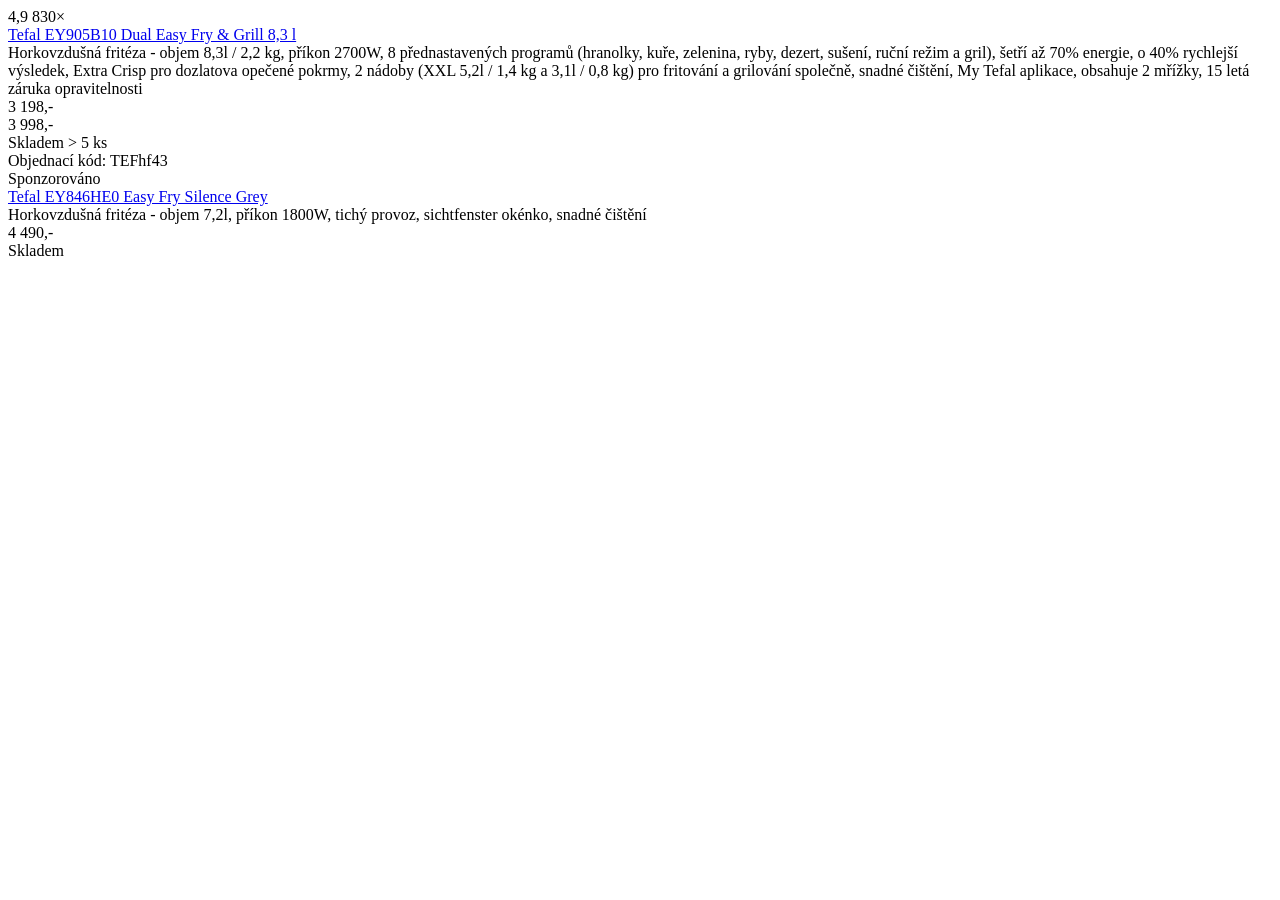
<file: tests/fixtures/alza.html>
<!doctype html><html><body>
<!-- Card 1 is alza.cz markup as served on 2026-10-06 (tracking attributes and images removed). Card 2 reuses the structure as a sponsored listing. -->
<div id="boxes" class="browsingitemcontainer">
<div class="box browsingitem js-box canBuy last firstRow" data-code="TEFhf43" data-id="7911944" data-almostnew="false"> <div class="top"> <div class="box-recommendation-wrapper"> <div class="box-recommendation js-box-recommendation normal"> <span class="box-recommendation__label"></span> </div> </div> <div class="bi"> <a class="pc browsinglink js-box-link" href="/tefal-ey905b10-dual-easy-fry-grill-8-3-l-d7911944.htm"> </a> <div class="commodity-icons"> <div class="icon-cnt" data-name="TopPosition" title="Pořadí mezi nejprodávanějšími v kategorii"> </div> </div> </div> <div class="fb"> <div class="box-row"> <div class="star-rating-block js-rating" tabindex="0"> <div class="star-rating-wrapper" role="img" data-rating="0,98" data-max-rating="5" aria-label="Hodnocení: 4,9 z 5 na základě 830 recenzí"> <div class="empty-stars-element" aria-hidden="true"></div> <div class="stars-element" aria-hidden="true" style="width:98%"> </div> </div> <span class="star-rating-block__value" aria-label="Hodnocení: 4,9 z 5 na základě 830 recenzí">4,9</span> <span class="star-rating-block__count" aria-label="Počet recenzí: 830">830×</span> </div> </div> <a class="name browsinglink js-box-link" href="/tefal-ey905b10-dual-easy-fry-grill-8-3-l-d7911944.htm">Tefal EY905B10 Dual Easy Fry &amp; Grill 8,3 l</a> <div class="Description"> Horkovzdušná fritéza - objem 8,3l / 2,2 kg, příkon 2700W, 8 přednastavených programů (hranolky, kuře, zelenina, ryby, dezert, sušení, ruční režim a gril), šetří až 70% energie, o 40% rychlejší výsledek, Extra Crisp pro dozlatova opečené pokrmy, 2 nádoby (XXL 5,2l / 1,4 kg a 3,1l / 0,8 kg) pro fritování a grilování společně, snadné čištění, My Tefal aplikace, obsahuje 2 mřížky, 15 letá záruka opravitelnosti <span></span> </div> </div> </div> <div class="bottom"> <div class="coupon-block coupon-block--discountcode variant-b js-coupon-detail" data-commodity-id="7911944" data-coupon-code="ALZADNY20" role="button" tabindex="0"> <span class="coupon-block__price">3&nbsp;198,-</span> </div> <div class="price"> <div class="price__price-box-wrapper"> <span class="ads-pb js-price-box ads-pb--basic ads-pb--medium ads-pb--align-left" data-slot="pb-wrapper"> <span data-slot="pb-inner"> <span class="ads-pb__body" data-slot="pb-price-wrapper"> <span class="ads-pb__price" data-slot="pb-price"> <span class="ads-pb__price-value js-price-box__primary-price__value">3&nbsp;998,-</span> </span> </span> </span> </span> </div> </div> <div class="avl"> <span class="avlVal avl0 none" id="av7911944">Skladem &gt; 5&nbsp;ks</span> </div> <div class="codec"> <span>Objednací kód: </span> <span class="code">TEFhf43</span> </div> </div> </div>
<div class="box browsingitem js-box canBuy firstRow" data-code="TEFHF8401" data-id="13081438" data-almostnew="false"> <div class="top"> <div class="box-recommendation-wrapper"> <div class="box-recommendation js-box-recommendation sponsoredcommodity"> <span class="box-recommendation__label">Sponzorováno</span> </div> </div> <div class="bi"> <a class="pc browsinglink js-box-link" href="/tefal-ey846he0-easy-fry-silence-grey-d13081438.htm"> </a> </div> <div class="fb"> <a class="name browsinglink js-box-link" href="/tefal-ey846he0-easy-fry-silence-grey-d13081438.htm">Tefal EY846HE0 Easy Fry Silence Grey</a> <div class="Description"> Horkovzdušná fritéza - objem 7,2l, příkon 1800W, tichý provoz, sichtfenster okénko, snadné čištění <span></span> </div> </div> </div> <div class="bottom"> <div class="price"> <span class="ads-pb__price-value js-price-box__primary-price__value">4&nbsp;490,-</span> </div> <div class="avl"> <span class="avlVal">Skladem</span> </div> </div> </div>
</div></body></html>
</file>
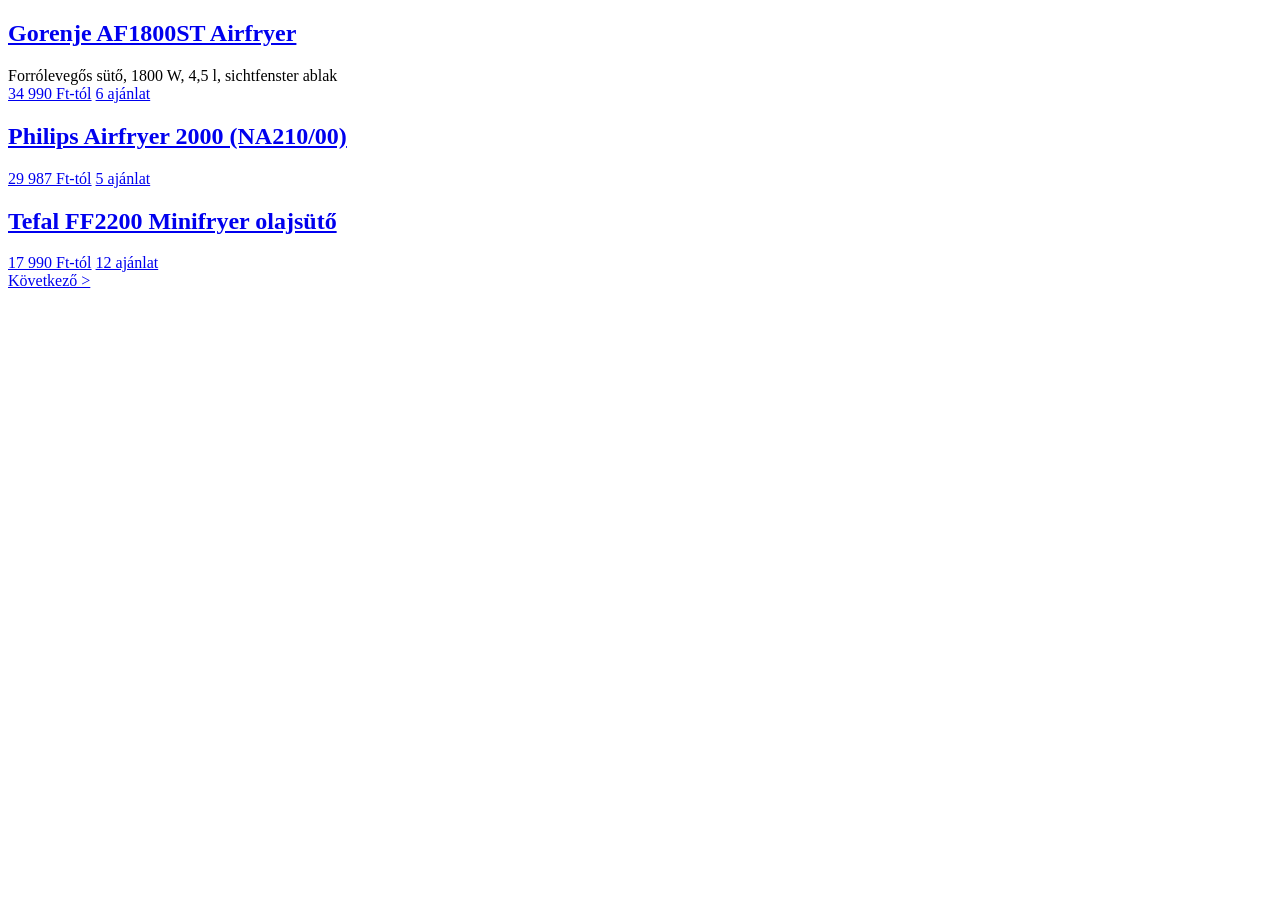
<file: tests/fixtures/arukereso.html>
<!doctype html><html><body>
<!-- Structure follows arukereso.hu category pages (2026-10): .list-view > .product-box; brandbox = paid placement.
     Values are illustrative; run `radar doctor` to validate against the live site. -->
<div id="product-list"><div class="list-view">
<div class="product-box clearfix brandbox" data-akpid="p1321286044-PADS"> <div class="product-box-container clearfix"> <div class="col-lg-6 top-center"> <div class="name ulined-link brandbox-title"> <h2> <a href="https://3b03.arukereso.hu/0/12716.click?tt=abc">Gorenje AF1800ST Airfryer</a> </h2> </div> <div class="description">Forrólevegős sütő, 1800 W, 4,5 l, sichtfenster ablak</div> </div> <div class="col-lg-3 top-right"> <a class="price" href="https://www.arukereso.hu/olajsuto-c4109/gorenje/af1800st-p1321286044/">34 990 Ft-tól</a> <a href="https://www.arukereso.hu/olajsuto-c4109/gorenje/af1800st-p1321286044/">6 ajánlat</a> </div> </div> </div>
<div class="product-box clearfix" data-akpid="p1135054729"> <div class="product-box-container clearfix"> <div class="col-lg-6 top-center"> <div class="name ulined-link"> <h2> <a href="https://www.arukereso.hu/olajsuto-c4109/philips/airfryer-2000-na210-00-p1135054729/">Philips Airfryer 2000 (NA210/00)</a> </h2> </div> </div> <div class="col-lg-3 top-right"> <a class="price" href="https://www.arukereso.hu/olajsuto-c4109/philips/airfryer-2000-na210-00-p1135054729/">29 987 Ft-tól</a> <a href="https://www.arukereso.hu/olajsuto-c4109/philips/airfryer-2000-na210-00-p1135054729/">5 ajánlat</a> </div> </div> </div>
<div class="product-box clearfix" data-akpid="p99887766"> <div class="product-box-container clearfix"> <div class="col-lg-6 top-center"> <div class="name ulined-link"> <h2> <a href="https://www.arukereso.hu/olajsuto-c4109/tefal/ff2200-p99887766/">Tefal FF2200 Minifryer olajsütő</a> </h2> </div> </div> <div class="col-lg-3 top-right"> <a class="price" href="https://www.arukereso.hu/olajsuto-c4109/tefal/ff2200-p99887766/">17 990 Ft-tól</a> <a href="https://www.arukereso.hu/olajsuto-c4109/tefal/ff2200-p99887766/">12 ajánlat</a> </div> </div> </div>
</div></div>
<a href="https://www.arukereso.hu/olajsuto-c4109/?start=25">Következő &gt;</a>
</body></html>
</file>
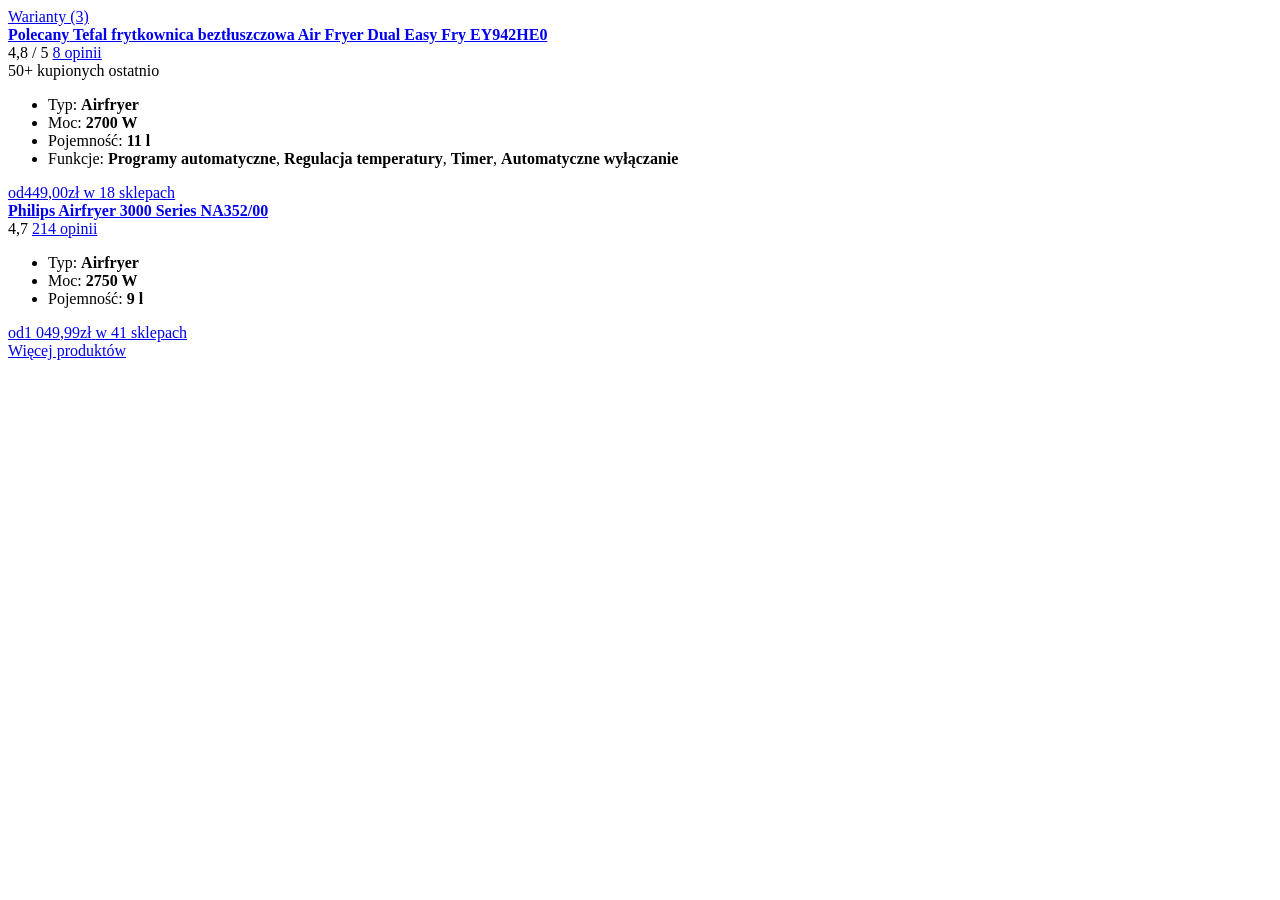
<file: tests/fixtures/ceneo.html>
<!doctype html><html><body>
<!-- Row 1 is ceneo.pl markup as served on 2026-10-06 (trimmed). Row 2 reuses the same structure with different values to cover the non-promoted path. -->
<div class="category-list-body">
<div class="cat-prod-row js_category-list-item js_clickHashData js_man-track-event js_redirectorLinkData " data-pid="174999951" data-categoryid="367" data-seorating="4.75/1" data-position="0" data-productminprice="449" data-brand="Tefal" data-isbidding="0" data-productname="Tefal frytkownica beztłuszczowa Air Fryer Dual Eas" data-productid="174999951" data-price="449" data-productrecentlypurchased="69"> <div class="cat-prod-row__body "> <div class="cat-prod-row__foto"> <a href="/174999951" class="js_clickHash js_seoUrl product-link go-to-product" title="Tefal frytkownica beztłuszczowa Air Fryer Dual Easy Fry EY942HE0" tabindex="-1"> <div class="cat-prod-row__variants"> Warianty (3) </div> </a> </div> <div class="cat-prod-row__content"> <div class="cat-prod-row__desc"> <div class="cat-prod-row__desc-row"> <div class="cat-prod-row__desc-col"> <strong class="cat-prod-row__name"> <a href="/174999951" data-reviewshref="" class="go-to-product js_conv js_clickHash js_seoUrl js_recommended-product"> <span class="recommended-label">Polecany</span> <span class="font-bold">Tefal frytkownica beztłuszczowa Air Fryer Dual Easy Fry EY942HE0</span> </a> </strong> </div> <div class="cat-prod-row__desc-col"> <div class="prod-review"> <span class="prod-review__stars"> <a href="/174999951###tab=reviews_scroll" class="js_reviews-link js_clickHash js_seoUrl" aria-label="Opinie o produkcie"> <span class="js_score-container score-container"> <span class="js_score-marker score-marker" style="width: 96.00%"></span> </span> </a> <span class="product-score"> 4,8 <span class="screen-reader-text"> / <span>5</span> </span> </span> <span class="prod-review__qo"> <a href="/174999951###tab=reviews_scroll" class="product-reviews-link link link--accent js_reviews-link js_clickHash js_seoUrl"> 8 opinii </a> </span> </span> </div> <span class="recently-purchased js_purchase-product-tooltip"> <span class="recently-purchased__level">50+</span> kupionych ostatnio </span> </div> </div> <div class="cat-prod-row__desc-row cat-prod-row__desc-row--main"> <div class="cat-prod-row__desc-col"> <ul class="prod-params cat-prod-row__params"> <li> Typ: <strong>Airfryer</strong> </li> <li> Moc: <strong>2700 W</strong> </li> <li> Pojemność: <strong>11 l</strong> </li> <li> Funkcje: <strong>Programy automatyczne</strong>, <strong>Regulacja temperatury</strong>, <strong>Timer</strong>, <strong>Automatyczne wyłączanie</strong> </li> </ul> </div> </div> </div> <div class="cat-prod-row__price"> <a href="/174999951" class="js_seoUrl js_clickHash go-to-product" tabindex="-1"> <span class="price-prefix">od</span><span class="price-format nowrap"><span class="price"><span class="value">449</span><span class="penny">,00</span></span>zł</span> </a> <a href="/174999951" class="js_seoUrl js_clickHash go-to-product" tabindex="-1"> <span class="shop-numb">w 18 sklepach</span></a> </div> </div> </div> </div>
<div class="cat-prod-row js_category-list-item" data-pid="160442311" data-brand="Philips" data-productid="160442311" data-productrecentlypurchased="250"> <div class="cat-prod-row__body "> <div class="cat-prod-row__content"> <div class="cat-prod-row__desc"> <div class="cat-prod-row__desc-row"> <div class="cat-prod-row__desc-col"> <strong class="cat-prod-row__name"> <a href="/160442311" class="go-to-product"> <span class="font-bold">Philips Airfryer 3000 Series NA352/00</span> </a> </strong> </div> <div class="cat-prod-row__desc-col"> <div class="prod-review"> <span class="product-score"> 4,7 </span> <span class="prod-review__qo"> <a href="/160442311###tab=reviews_scroll"> 214 opinii </a> </span> </div> </div> </div> <div class="cat-prod-row__desc-row cat-prod-row__desc-row--main"> <div class="cat-prod-row__desc-col"> <ul class="prod-params cat-prod-row__params"> <li> Typ: <strong>Airfryer</strong> </li> <li> Moc: <strong>2750 W</strong> </li> <li> Pojemność: <strong>9 l</strong> </li> </ul> </div> </div> </div> <div class="cat-prod-row__price"> <a href="/160442311"> <span class="price-prefix">od</span><span class="price-format nowrap"><span class="price"><span class="value">1 049</span><span class="penny">,99</span></span>zł</span> </a> <a href="/160442311"> <span class="shop-numb">w 41 sklepach</span></a> </div> </div> </div> </div>
</div>
<a class="pagination__item pagination__next" href="/Frytkownice/Typ:Airfryer;0020-30-0-0-1.htm">Więcej produktów</a>
</body></html>
</file>
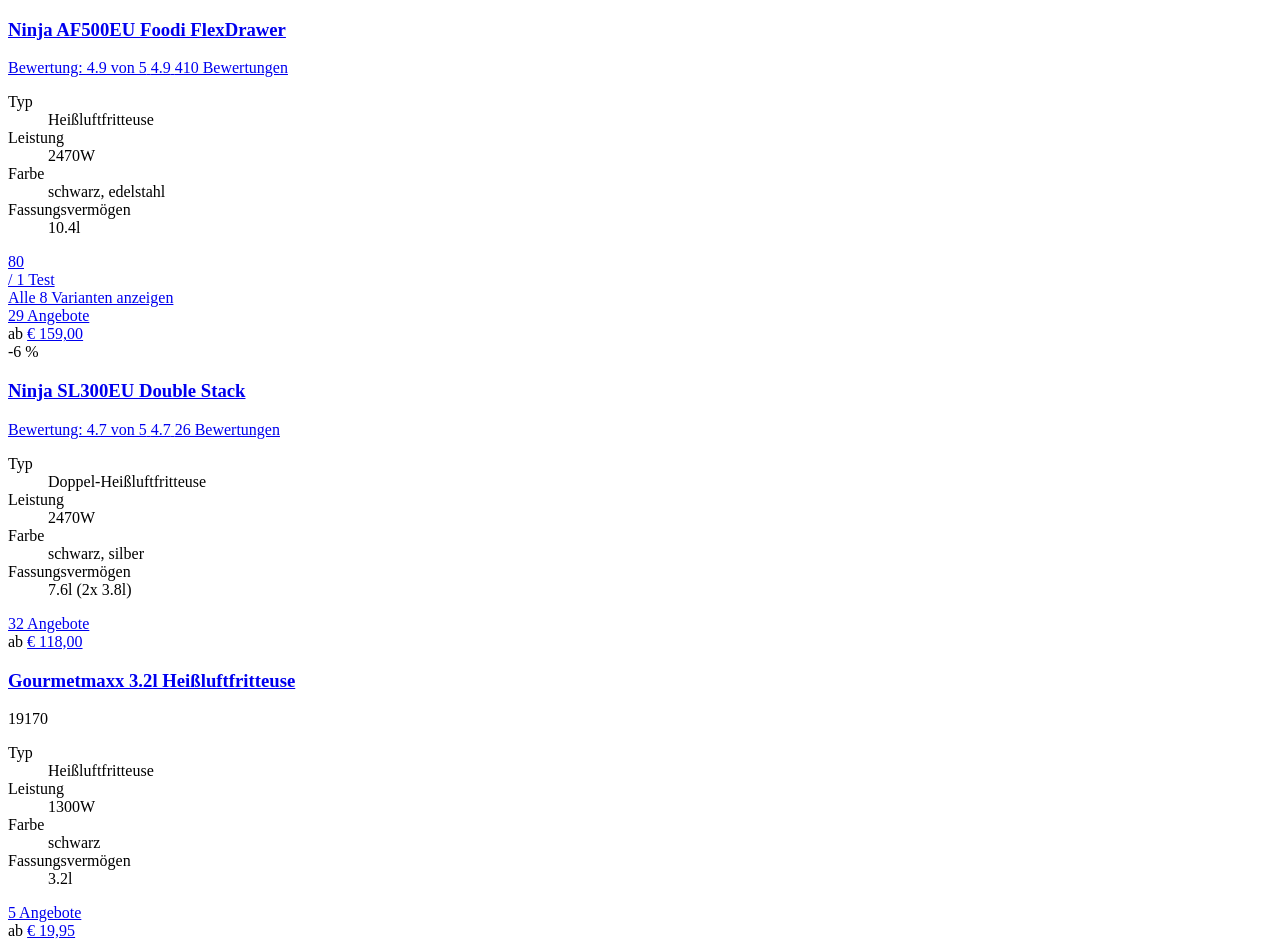
<file: tests/fixtures/geizhals.html>
<!doctype html><html><body><div id="productlist" class="productlist"><div class="galleryview">
<div class="galleryview__item card"> <div class="galleryview__image-wrapper"> <a href="ninja-af500eu-foodi-flexdrawer-a3337334.html?hloc=de" class="galleryview__image-link"></a></div> <h3 class="galleryview__name"><a href="ninja-af500eu-foodi-flexdrawer-a3337334.html?hloc=de" class="galleryview__name-link" title="Ninja AF500EU Foodi FlexDrawer">Ninja AF500EU Foodi FlexDrawer</a></h3> <div class="galleryview__rating"><a href="ninja-af500eu-foodi-flexdrawer-a3337334.html?hloc=de#ratings" class="stars-rating-wrapper stars-small"><span class="flex flex--align-center"><span class="stars-rating" style="--stars-rating: 4.85854;"></span> <span class="visually-hidden">Bewertung: 4.9 von 5</span> <span class="stars-rating-label"> <span>4.9</span></span></span> <span class="stars-rating-label-bottom">410 Bewertungen</span></a></div> <dl class="fcols-data svelte-ypw9mr"><dt class="svelte-ypw9mr">Typ</dt> <dd class="svelte-ypw9mr"><span class="line-clamp" title="Heißluftfritteuse">Heißluftfritteuse</span></dd><dt class="svelte-ypw9mr">Leistung</dt> <dd class="svelte-ypw9mr"><span class="line-clamp" title="2470W">2470W</span></dd><dt class="svelte-ypw9mr">Farbe</dt> <dd class="svelte-ypw9mr"><span class="line-clamp" title="schwarz, edelstahl">schwarz, edelstahl</span></dd><dt class="svelte-ypw9mr">Fassungsvermögen</dt> <dd class="svelte-ypw9mr"><span class="line-clamp" title="10.4l">10.4l</span></dd></dl> <div class="galleryview__bottom-wrapper"><div class="galleryview__rating-wrapper"> <a href="ninja-af500eu-foodi-flexdrawer-a3337334.html?hloc=de#reports" class="metascore"><div class="metascore-badge">80</div> <div class="metascore-info">/ 1 Test</div></a> <a href="ninja-af500-foodi-flexdrawer-v166019.html" title="Ninja AF500 Foodi FlexDrawer" class="galleryview__variant">Alle 8 Varianten anzeigen</a> <div class="galleryview__offercount"><a href="ninja-af500eu-foodi-flexdrawer-a3337334.html?hloc=de#offerlist" class="galleryview__offercount-link">29 Angebote</a></div></div> <div class="galleryview__offer-wrapper"> <div class="galleryview__offer"> <div class="galleryview__price"><span class="galleryview__price-before">ab</span> <a href="ninja-af500eu-foodi-flexdrawer-a3337334.html?hloc=de#offerlist" class="galleryview__price-link"><span class="price">€ 159,00</span></a> <span class="availability"></span></div> </div> </div></div> </div>
<div class="galleryview__item card"><div class="badges-wrapper"><div><div class="badge badge--discount">-6 %</div></div></div> <div class="galleryview__image-wrapper"> <a href="ninja-sl300eu-double-stack-a3313933.html?hloc=de" class="galleryview__image-link"></a></div> <h3 class="galleryview__name"><a href="ninja-sl300eu-double-stack-a3313933.html?hloc=de" class="galleryview__name-link" title="Ninja SL300EU Double Stack">Ninja SL300EU Double Stack</a></h3> <div class="galleryview__rating"><a href="ninja-sl300eu-double-stack-a3313933.html?hloc=de#ratings" class="stars-rating-wrapper stars-small"><span class="flex flex--align-center"><span class="stars-rating" style="--stars-rating: 4.73077;"></span> <span class="visually-hidden">Bewertung: 4.7 von 5</span> <span class="stars-rating-label"> <span>4.7</span></span></span> <span class="stars-rating-label-bottom">26 Bewertungen</span></a></div> <dl class="fcols-data svelte-ypw9mr"><dt class="svelte-ypw9mr">Typ</dt> <dd class="svelte-ypw9mr"><span class="line-clamp" title="Doppel-Heißluftfritteuse">Doppel-Heißluftfritteuse</span></dd><dt class="svelte-ypw9mr">Leistung</dt> <dd class="svelte-ypw9mr"><span class="line-clamp" title="2470W">2470W</span></dd><dt class="svelte-ypw9mr">Farbe</dt> <dd class="svelte-ypw9mr"><span class="line-clamp" title="schwarz, silber">schwarz, silber</span></dd><dt class="svelte-ypw9mr">Fassungsvermögen</dt> <dd class="svelte-ypw9mr"><span class="line-clamp" title="7.6l (2x 3.8l)">7.6l (2x 3.8l)</span></dd></dl> <div class="galleryview__bottom-wrapper"><div class="galleryview__rating-wrapper"> <div class="galleryview__offercount"><a href="ninja-sl300eu-double-stack-a3313933.html?hloc=de#offerlist" class="galleryview__offercount-link">32 Angebote</a></div></div> <div class="galleryview__offer-wrapper"> <div class="galleryview__offer"> <div class="galleryview__price"><span class="galleryview__price-before">ab</span> <a href="ninja-sl300eu-double-stack-a3313933.html?hloc=de#offerlist" class="galleryview__price-link"><span class="price">€ 118,00</span></a> <span class="availability"></span></div> </div> </div></div> </div>
<div class="galleryview__item card"> <div class="galleryview__image-wrapper"> <a href="gourmetmaxx-3-2l-heisstluftfritteuse-19170-a3741031.html?hloc=de" class="galleryview__image-link"></a></div> <h3 class="galleryview__name"><a href="gourmetmaxx-3-2l-heisstluftfritteuse-19170-a3741031.html?hloc=de" class="galleryview__name-link" title="Gourmetmaxx 3.2l Heißluftfritteuse">Gourmetmaxx 3.2l Heißluftfritteuse</a></h3> <span class="galleryview__mpn">19170</span> <dl class="fcols-data svelte-ypw9mr"><dt class="svelte-ypw9mr">Typ</dt> <dd class="svelte-ypw9mr"><span class="line-clamp" title="Heißluftfritteuse">Heißluftfritteuse</span></dd><dt class="svelte-ypw9mr">Leistung</dt> <dd class="svelte-ypw9mr"><span class="line-clamp" title="1300W">1300W</span></dd><dt class="svelte-ypw9mr">Farbe</dt> <dd class="svelte-ypw9mr"><span class="line-clamp" title="schwarz">schwarz</span></dd><dt class="svelte-ypw9mr">Fassungsvermögen</dt> <dd class="svelte-ypw9mr"><span class="line-clamp" title="3.2l">3.2l</span></dd></dl> <div class="galleryview__bottom-wrapper"><div class="galleryview__rating-wrapper"> <div class="galleryview__offercount"><a href="gourmetmaxx-3-2l-heisstluftfritteuse-19170-a3741031.html?hloc=de#offerlist" class="galleryview__offercount-link">5 Angebote</a></div></div> <div class="galleryview__offer-wrapper"> <div class="galleryview__offer"> <div class="galleryview__price"><span class="galleryview__price-before">ab</span> <a href="gourmetmaxx-3-2l-heisstluftfritteuse-19170-a3741031.html?hloc=de#offerlist" class="galleryview__price-link"><span class="price">€ 19,95</span></a> <span class="availability"></span></div> </div> </div></div> </div>
</div></div></body></html>
</file>
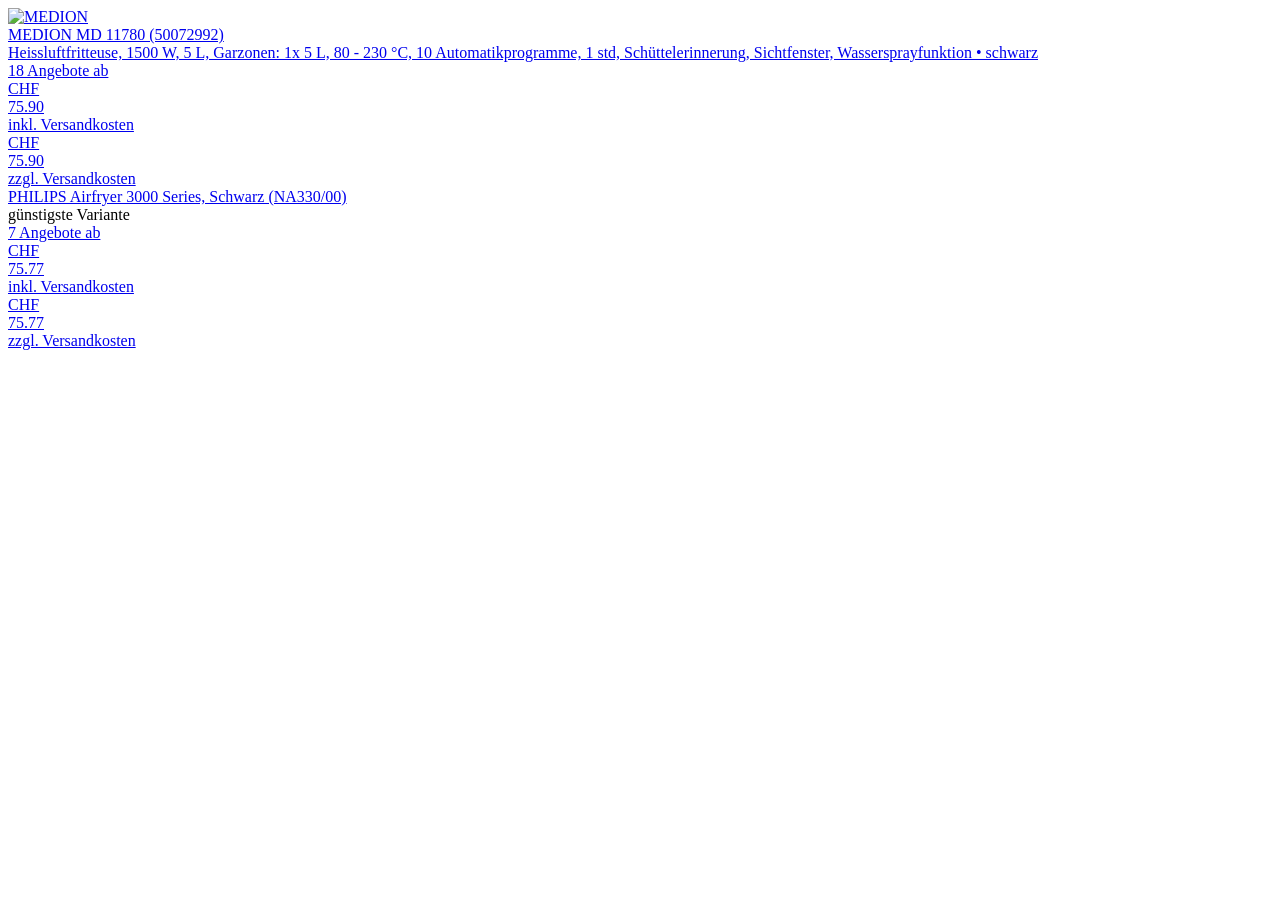
<file: tests/fixtures/toppreise.html>
<!doctype html><html><body><div class="Plugin_MixedBrowsingList"><div class="standardList list container"><div class="row">
<div class="Plugin_Product f_clickable mixedBrowsingList container mixedList bd_adminHost bd_adminHost_row"> <div class="row"> <a href="/preisvergleich/Heissluftfritteusen/MEDION-MD-11780-50072992-p758169?selsort=rd" class="col-auto image"> </a> <div class="col"> <div class="row"> <div class="col-12 col-md"> <div class="row d-flex h-100"> <div class="col-12 mb-1"> <div class="row no-gutters align-items-center"> <div class="col-auto d-flex manufacturer-image align-self-start "> <a href="/preisvergleich/Heissluftfritteusen/MEDION-MD-11780-50072992-p758169?selsort=rd" class="align-self-center "><img alt="MEDION" title="MEDION"></a> </div> <div class="product-name col-sm-12 col-md align-self-center"> <div class="row"> <a href="/preisvergleich/Heissluftfritteusen/MEDION-MD-11780-50072992-p758169?selsort=rd" class="bold col-12 col-xxl-auto my-2 my-md-0">MEDION MD 11780 (50072992)</a> <div class="col-12 col-xxxl-auto mt-1 mt-xxxl-0 hoverBox"> <div class="AbstractTooltip AbstractTooltip_ProductAverageRatingTooltip f_click "> <div class="Plugin_ProductAverageRating align-items-center row m-0"> <div class="Plugin_ProductRatingStars"> <div class="f_ratingStars row m-0 align-items-start"> <i class="TPIcons-star "></i><i class="TPIcons-star "></i><i class="TPIcons-star "></i><i class="TPIcons-star "></i><i class="TPIcons-star "></i><i class="TPIcons-star "></i> <span class="f_ratingStarsText statusBlock hide"> </span> <div class="clear"></div> </div> </div> </div> </div> </div> </div> </div> </div> </div> <div class="col-12 my-1"> <a href="/preisvergleich/Heissluftfritteusen/MEDION-MD-11780-50072992-p758169?selsort=rd" class="product-features">Heissluftfritteuse, 1500 W, 5 L, Garzonen: 1x 5 L, 80 - 230 °C, 10 Automatikprogramme, 1 std, Schüttelerinnerung, Sichtfenster, Wassersprayfunktion • schwarz</a> </div> </div> </div> <div class="col-12 col-lg-auto priceAvailabilityContainer"> <div class="row no-gutters h-100"> <div class="col-12 col-sm-auto col-lg-12 order-2 order-lg-1"> <div class="row"> <div class="d-flex flex-row align-items-center w-100 price-availability ml-auto"> <a href="/preisvergleich/Heissluftfritteusen/MEDION-MD-11780-50072992-p758169?selsort=rd" class="col"> <div class="Plugin_PriceInformation price_information_product "> <div class="offersContainer"> <div class="offers row"> <div class="col-12 text-right"> 18 Angebote ab </div> </div> </div> <div class="priceContainer shippingPrice"> <span class="currency">CHF</span> <div class="Plugin_Price "> 75.90 </div> <div class="shippingText"> inkl. Versandkosten </div> </div> <div class="priceContainer productPrice "> <span class="currency">CHF</span> <div class="Plugin_Price "> 75.90 </div> <div class="shippingText"> zzgl. Versandkosten </div> </div> </div> </a> <div class="col-auto"> </div> </div> </div> </div> <div class="col-12 col-sm col-lg-12 order-1 order-lg-2 "> </div> </div> </div> </div> </div> </div> </div>
<div class="Plugin_Product f_clickable mixedBrowsingList container f_collection bd_adminHost bd_adminHost_row"> <div class="row"> <a href="/preisvergleich/Heissluftfritteusen/PHILIPS-Airfryer-3000-Series-Schwarz-NA330-00-p825129?selsort=rd" class="col-auto align-self-start"> </a> <div class="col"> <div class="row h-100"> <div class="col-12"> <a href="/preisvergleich/Heissluftfritteusen/PHILIPS-Airfryer-3000-Series-Schwarz-NA330-00-p825129?selsort=rd" class="bold">PHILIPS Airfryer 3000 Series, Schwarz (NA330/00)</a> </div> <div class="col-12 mt-2"> <i class="TPIcons-price"></i> günstigste Variante </div> <div class="col-12 align-self-end mt-2"> <div class="row align-items-end"> <div class="col-12 mb-2 mb-sm-0 col-sm hoverBox"> </div> <div class="col12 col-sm-auto"> </div> </div> </div> </div> </div> <div class="col-12 col-xl-auto pt-2 pt-xl-0 pr-0 pr-xl-2"> <div class="d-flex flex-row align-items-center w-100 price-availability"> <a href="/preisvergleich/Heissluftfritteusen/PHILIPS-Airfryer-3000-Series-Schwarz-NA330-00-p825129?selsort=rd" class="col"> <div class="Plugin_PriceInformation price_information_product "> <div class="offersContainer"> <div class="offers row"> <div class="col-12 text-right"> 7 Angebote ab </div> </div> </div> <div class="priceContainer shippingPrice"> <span class="currency">CHF</span> <div class="Plugin_Price "> 75.77 </div> <div class="shippingText"> inkl. Versandkosten </div> </div> <div class="priceContainer productPrice "> <span class="currency">CHF</span> <div class="Plugin_Price "> 75.77 </div> <div class="shippingText"> zzgl. Versandkosten </div> </div> </div> </a> <div class="col-auto"> </div> </div> </div> </div> </div>
</div></div></div></body></html>
</file>
<file: site/styles.css>
:root {
  --bg: #f6f7f9;
  --surface: #ffffff;
  --surface-2: #f0f2f5;
  --ink: #14181f;
  --ink-2: #4a5361;
  --ink-3: #7b8494;
  --line: #e3e6eb;
  --accent: #2f6fed;
  --accent-soft: #e6eefe;
  --good: #1f9d63;
  --bad: #d64545;
  --warn: #c98a12;
  --radius: 14px;
  --shadow: 0 1px 2px rgba(16, 24, 40, .04), 0 1px 3px rgba(16, 24, 40, .06);
  --font: ui-sans-serif, -apple-system, BlinkMacSystemFont, "Segoe UI", Inter, Roboto, "Helvetica Neue", Arial, sans-serif;
  --mono: ui-monospace, SFMono-Regular, Menlo, Consolas, monospace;
  color-scheme: light;
}
@media (prefers-color-scheme: dark) {
  :root:not([data-theme="light"]) {
    --bg: #0e1116; --surface: #161a21; --surface-2: #1d222b; --ink: #e8ebf0; --ink-2: #b1b8c4;
    --ink-3: #7f8896; --line: #2a303b; --accent: #6d9bff; --accent-soft: #1d2a45;
    --good: #3ccf8e; --bad: #ff6b6b; --warn: #f2b84b; color-scheme: dark;
    --shadow: none;
  }
}
:root[data-theme="dark"] {
  --bg: #0e1116; --surface: #161a21; --surface-2: #1d222b; --ink: #e8ebf0; --ink-2: #b1b8c4;
  --ink-3: #7f8896; --line: #2a303b; --accent: #6d9bff; --accent-soft: #1d2a45;
  --good: #3ccf8e; --bad: #ff6b6b; --warn: #f2b84b; color-scheme: dark; --shadow: none;
}

* { box-sizing: border-box; }
[hidden] { display: none !important; }
html { -webkit-text-size-adjust: 100%; }
body { margin: 0; background: var(--bg); color: var(--ink); font: 15px/1.5 var(--font); }
a { color: var(--accent); }
code { font-family: var(--mono); font-size: .9em; }
.wrap { max-width: 1240px; margin: 0 auto; padding: 0 24px; }

.banner { background: var(--bad); color: #fff; text-align: center; padding: 8px 16px; font-size: 13px; font-weight: 600; }
.banner code { background: rgba(255,255,255,.18); padding: 1px 6px; border-radius: 4px; }

.top { background: var(--surface); border-bottom: 1px solid var(--line); position: sticky; top: 0; z-index: 10; }
.title-row { display: flex; gap: 24px; justify-content: space-between; align-items: flex-end; padding: 22px 0 14px; flex-wrap: wrap; }
.eyebrow { margin: 0; color: var(--accent); font-weight: 700; letter-spacing: .08em; text-transform: uppercase; font-size: 12px; }
h1 { margin: 2px 0 2px; font-size: 26px; letter-spacing: -.01em; }
.sub { margin: 0; color: var(--ink-3); font-size: 13px; }

.market-picker { display: inline-flex; background: var(--surface-2); border-radius: 10px; padding: 3px; gap: 2px; flex-wrap: wrap; }
.market-picker button { border: 0; background: transparent; color: var(--ink-2); font: 600 13px var(--font); padding: 7px 12px; border-radius: 8px; cursor: pointer; }
.market-picker button[aria-checked="true"] { background: var(--surface); color: var(--ink); box-shadow: var(--shadow); }
.market-picker button:focus-visible, .tabs button:focus-visible { outline: 2px solid var(--accent); outline-offset: 2px; }

.tabs { display: flex; gap: 4px; overflow-x: auto; scrollbar-width: none; }
.tabs::-webkit-scrollbar { display: none; }
.tabs button { border: 0; background: none; color: var(--ink-3); font: 600 14px var(--font); padding: 10px 12px 12px; cursor: pointer; border-bottom: 2px solid transparent; white-space: nowrap; }
.tabs button[aria-selected="true"] { color: var(--ink); border-bottom-color: var(--accent); }

main { padding: 24px 24px 8px; }
section { display: grid; gap: 20px; }
.grid { display: grid; gap: 20px; }
.grid.two { grid-template-columns: repeat(2, minmax(0, 1fr)); align-items: start; }
@media (max-width: 900px) { .grid.two { grid-template-columns: 1fr; } }

.card { background: var(--surface); border: 1px solid var(--line); border-radius: var(--radius); padding: 18px 20px; box-shadow: var(--shadow); min-width: 0; }
.card h2 { font-size: 15px; margin: 0 0 12px; font-weight: 650; }
.card-head { display: flex; justify-content: space-between; align-items: center; gap: 12px; flex-wrap: wrap; margin-bottom: 12px; }
.card-head h2 { margin: 0; }
.hint { color: var(--ink-3); font-weight: 400; font-size: 12.5px; margin-left: 6px; }
.note { color: var(--ink-3); font-size: 12.5px; margin: 10px 0 0; }

.chart { position: relative; height: 280px; }
.chart.tall { height: 360px; }
.chart.xl { height: 460px; }

.kpis { display: grid; grid-template-columns: repeat(6, minmax(0, 1fr)); gap: 12px; }
@media (max-width: 1100px) { .kpis { grid-template-columns: repeat(3, minmax(0, 1fr)); } }
@media (max-width: 600px) { .kpis { grid-template-columns: repeat(2, minmax(0, 1fr)); } }
.kpi { display: flex; flex-direction: column; justify-content: flex-start; background: var(--surface); border: 1px solid var(--line); border-radius: var(--radius); padding: 14px 16px; cursor: pointer; text-align: left; font: inherit; color: inherit; box-shadow: var(--shadow); }
.kpi.active { border-color: var(--accent); box-shadow: 0 0 0 1px var(--accent); }
.kpi .flag { font-weight: 700; font-size: 13px; color: var(--ink-2); display: flex; justify-content: space-between; }
.kpi .big { font-size: 24px; font-weight: 700; margin: 4px 0 0; letter-spacing: -.01em; }
.kpi .small { color: var(--ink-3); font-size: 12.5px; }
.dot { display: inline-block; width: 8px; height: 8px; border-radius: 50%; margin-left: 6px; vertical-align: middle; }
.dot.ok { background: var(--good); } .dot.warn { background: var(--warn); } .dot.bad { background: var(--bad); }

.insights { margin: 0; padding: 0; list-style: none; display: grid; gap: 10px; }
.insights li { padding: 10px 12px; background: var(--surface-2); border-radius: 10px; font-size: 14px; }
.insights .tag { font: 700 11px var(--font); text-transform: uppercase; letter-spacing: .06em; color: var(--accent); margin-right: 8px; }

.table-wrap { overflow-x: auto; }
.table-wrap.scroll { max-height: 420px; overflow-y: auto; }
.table-wrap.scroll.tall { max-height: 640px; }
table { border-collapse: collapse; width: 100%; font-size: 13px; font-variant-numeric: tabular-nums; }
th, td { padding: 7px 10px; text-align: left; border-bottom: 1px solid var(--line); white-space: nowrap; }
th { color: var(--ink-3); font-weight: 600; font-size: 12px; position: sticky; top: 0; background: var(--surface); z-index: 1; }
td.num, th.num { text-align: right; }
td.title { white-space: normal; min-width: 220px; }
tr:hover td { background: var(--surface-2); }
table.heat td.cell { text-align: center; font-weight: 600; border-radius: 4px; }
table.matrix td { text-align: center; }
table.matrix td:first-child { text-align: left; }
.badge { display: inline-block; padding: 1px 8px; border-radius: 999px; font-size: 11.5px; font-weight: 600; background: var(--surface-2); color: var(--ink-2); }
.badge.Entry { background: #e8f5ee; color: #1b7a4c; }
.badge.Mainstream { background: #e6eefe; color: #2558c4; }
.badge.Premium { background: #fbf0dc; color: #8a5a00; }
.badge.Super-premium { background: #fbe4e4; color: #a32b2b; }
.badge.ok { background: #e8f5ee; color: #1b7a4c; } .badge.empty, .badge.missing { background: #fbf0dc; color: #8a5a00; }
.badge.blocked, .badge.error, .badge.disallowed { background: #fbe4e4; color: #a32b2b; }
.up { color: var(--bad); } .down { color: var(--good); }
.min { color: var(--good); font-weight: 700; } .max { color: var(--bad); font-weight: 700; }
.legend-pills { display: flex; gap: 8px; flex-wrap: wrap; font-size: 11.5px; }
.pill { display: inline-block; padding: 2px 8px; border-radius: 6px; font-weight: 600; font-size: 11.5px; }
.pill.win { background: #e8f5ee; color: #1b7a4c; }
.pill.darl { background: #e6eefe; color: #2558c4; }
.pill.gem { background: #fbf0dc; color: #8a5a00; }
.pill.under { background: #fbe4e4; color: #a32b2b; }
:root[data-theme="dark"] .pill.win, :root:not([data-theme="light"]) .pill.win { background: #133a25; color: #3ccf8e; }
:root[data-theme="dark"] .pill.darl, :root:not([data-theme="light"]) .pill.darl { background: #1d2a45; color: #6d9bff; }
:root[data-theme="dark"] .pill.gem, :root:not([data-theme="light"]) .pill.gem { background: #3c2d12; color: #f2b84b; }
:root[data-theme="dark"] .pill.under, :root:not([data-theme="light"]) .pill.under { background: #3d1b1b; color: #ff6b6b; }
.select { font-size: 13px; color: var(--ink-2); display: flex; gap: 8px; align-items: center; }
select, input[type="search"] { font: 13px var(--font); padding: 7px 10px; border: 1px solid var(--line); border-radius: 8px; background: var(--surface); color: var(--ink); }
input[type="search"] { min-width: 240px; }

.method { display: grid; grid-template-columns: 180px 1fr; gap: 8px 20px; margin: 0; font-size: 14px; }
.method dt { font-weight: 650; }
.method dd { margin: 0; color: var(--ink-2); }
@media (max-width: 600px) {
  .wrap, main { padding-left: 16px; padding-right: 16px; }
  .method { grid-template-columns: 1fr; }
  .method dd { margin-bottom: 8px; }
  input[type="search"] { min-width: 0; width: 100%; }
}
.foot { display: flex; justify-content: space-between; gap: 12px; flex-wrap: wrap; color: var(--ink-3); font-size: 12.5px; padding-top: 12px; padding-bottom: 32px; }
.empty-state { color: var(--ink-3); font-size: 13px; padding: 24px 0; text-align: center; }
@media (max-width: 700px) {
  .top { position: static; }
  .title-row { padding-top: 16px; }
  h1 { font-size: 22px; }
}

/* Operations Console & Help Hub */
.market-picker-wrap { display: flex; align-items: center; gap: 10px; flex-wrap: wrap; }
.btn-ops-quick { border: 1px solid var(--accent); background: var(--accent-soft); color: var(--accent); font: 700 13px var(--font); padding: 7px 14px; border-radius: 8px; cursor: pointer; transition: all .15s ease; }
.btn-ops-quick:hover { background: var(--accent); color: #fff; box-shadow: 0 2px 8px rgba(47, 111, 237, 0.25); }
.tab-ops { color: var(--accent) !important; font-weight: 700 !important; }

.ops-hero-card { border-left: 4px solid var(--accent); }
.ops-hero-content { display: grid; grid-template-columns: 1fr auto; gap: 24px; align-items: center; }
@media (max-width: 800px) { .ops-hero-content { grid-template-columns: 1fr; } }
.ops-pill { background: var(--accent); color: #fff; margin-bottom: 8px; font-size: 11px; text-transform: uppercase; letter-spacing: .06em; }
.ops-title { font-size: 20px; margin: 4px 0 8px; font-weight: 750; }
.ops-desc { color: var(--ink-2); font-size: 13.5px; margin: 0; max-width: 680px; line-height: 1.5; }
.ops-env-badges { display: grid; grid-template-columns: repeat(2, 1fr); gap: 8px; }
.env-item { background: var(--surface-2); padding: 8px 12px; border-radius: 8px; font-size: 12px; border: 1px solid var(--line); }
.env-label { display: block; color: var(--ink-3); font-size: 11px; font-weight: 600; text-transform: uppercase; margin-bottom: 2px; }
.env-item code { font-size: 12px; color: var(--ink); }

.probe-actions { display: flex; gap: 8px; flex-wrap: wrap; margin-bottom: 14px; }
.btn-action { border: 1px solid var(--line); background: var(--surface-2); color: var(--ink); font: 600 12.5px var(--font); padding: 7px 12px; border-radius: 8px; cursor: pointer; transition: all .15s ease; }
.btn-action:hover { background: var(--surface); border-color: var(--accent); color: var(--accent); }
.probe-output-wrap { background: var(--surface-2); border: 1px solid var(--line); border-radius: 8px; padding: 12px; margin-top: 10px; }
.probe-output-head { display: flex; justify-content: space-between; align-items: center; font-size: 12px; font-weight: 600; color: var(--ink-2); margin-bottom: 6px; }
.btn-text { border: 0; background: transparent; color: var(--ink-3); cursor: pointer; font-size: 11px; }
.btn-text:hover { color: var(--bad); }
#probe-output-pre { margin: 0; max-height: 160px; overflow-y: auto; font-family: var(--mono); font-size: 11.5px; color: var(--ink-2); white-space: pre-wrap; word-break: break-all; }

.builder-form { display: flex; flex-direction: column; gap: 12px; }
.builder-row { display: flex; gap: 12px; flex-wrap: wrap; }
.builder-row.grid-sub { display: grid; grid-template-columns: 1fr 1fr; align-items: center; }
@media (max-width: 650px) { .builder-row.grid-sub { grid-template-columns: 1fr; } }
.builder-flags { display: flex; gap: 14px; flex-wrap: wrap; align-items: center; }
.checkbox-label { display: flex; align-items: center; gap: 6px; font-size: 12.5px; cursor: pointer; color: var(--ink-2); }
.checkbox-label input { cursor: pointer; }

.cmd-display-box { display: flex; justify-content: space-between; align-items: center; background: #0f172a; padding: 10px 14px; border-radius: 8px; color: #38bdf8; font-family: var(--mono); font-size: 13px; gap: 10px; overflow-x: auto; }
.btn-copy { background: var(--accent); color: #fff; border: 0; border-radius: 6px; padding: 6px 12px; font: 600 12px var(--font); cursor: pointer; white-space: nowrap; transition: background .15s ease; }
.btn-copy:hover { background: #2358c2; }
.btn-copy.copied { background: var(--good); }

.playbooks-grid { display: grid; grid-template-columns: repeat(2, minmax(0, 1fr)); gap: 16px; margin-top: 10px; }
@media (max-width: 900px) { .playbooks-grid { grid-template-columns: 1fr; } }
.playbook-item { background: var(--surface-2); border: 1px solid var(--line); border-radius: 10px; padding: 16px; display: flex; flex-direction: column; justify-content: space-between; }
.playbook-head { display: flex; gap: 12px; align-items: flex-start; margin-bottom: 12px; }
.playbook-icon { font-size: 24px; line-height: 1; flex-shrink: 0; }
.playbook-head h3 { margin: 0 0 4px; font-size: 14.5px; font-weight: 700; color: var(--ink); }
.playbook-head p { margin: 0; font-size: 12.5px; color: var(--ink-3); line-height: 1.4; }
.code-box { display: flex; justify-content: space-between; align-items: center; background: var(--surface); border: 1px solid var(--line); border-radius: 6px; padding: 7px 10px; gap: 8px; }
.code-box code { font-size: 12px; color: var(--ink); overflow-x: auto; white-space: nowrap; }
.hint-small { margin: 8px 0 0; font-size: 11.5px; color: var(--ink-3); }
.playbook-links { display: flex; gap: 12px; margin-top: 8px; flex-wrap: wrap; }
.btn-link { font-size: 12px; font-weight: 600; text-decoration: none; color: var(--accent); }
.btn-link:hover { text-decoration: underline; }

.exports-grid { display: grid; grid-template-columns: repeat(auto-fit, minmax(220px, 1fr)); gap: 12px; margin-top: 10px; }
.export-chip { display: flex; align-items: center; gap: 12px; padding: 12px 14px; background: var(--surface-2); border: 1px solid var(--line); border-radius: 10px; text-decoration: none; color: var(--ink); transition: border-color .15s ease; }
.export-chip:hover { border-color: var(--accent); }
.chip-icon { font-size: 24px; flex-shrink: 0; }
.export-chip strong { display: block; font-size: 13.5px; font-weight: 650; }
.export-chip span { font-size: 11.5px; color: var(--ink-3); line-height: 1.3; display: block; }
</file>
